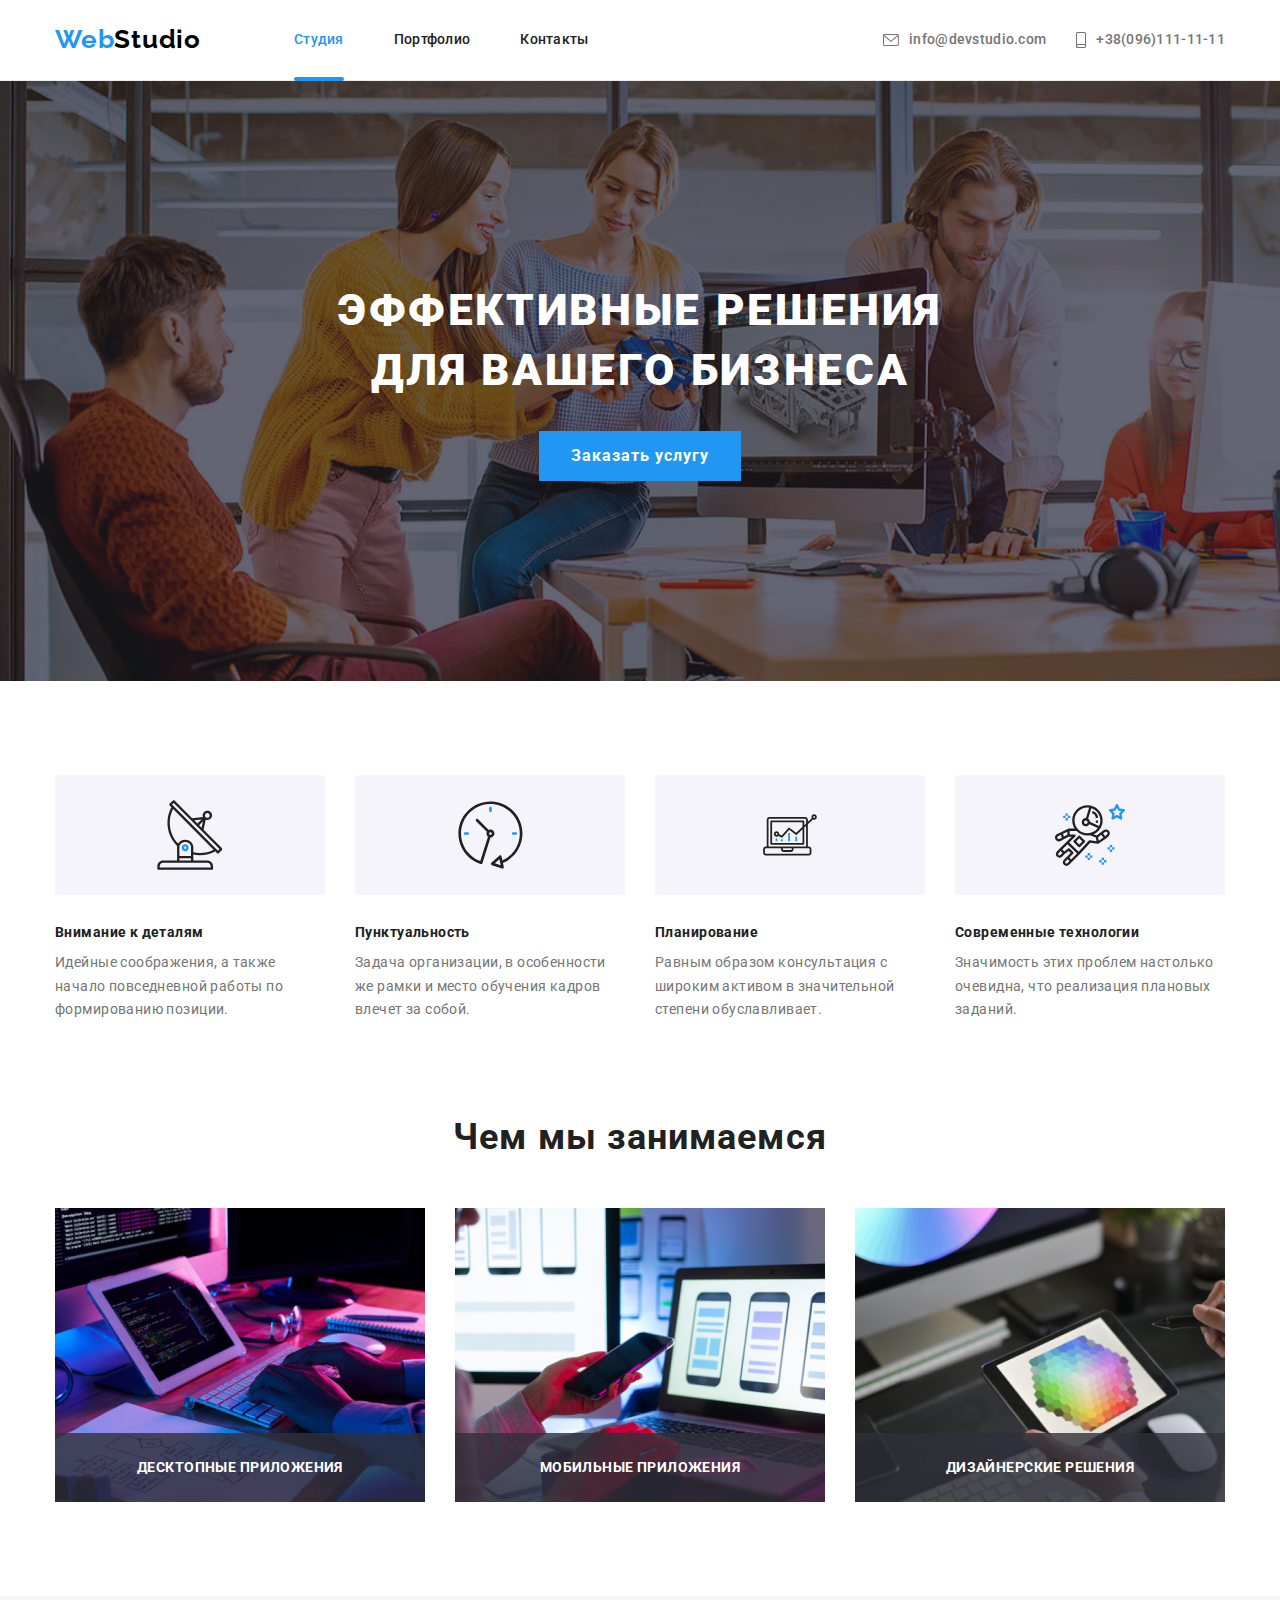
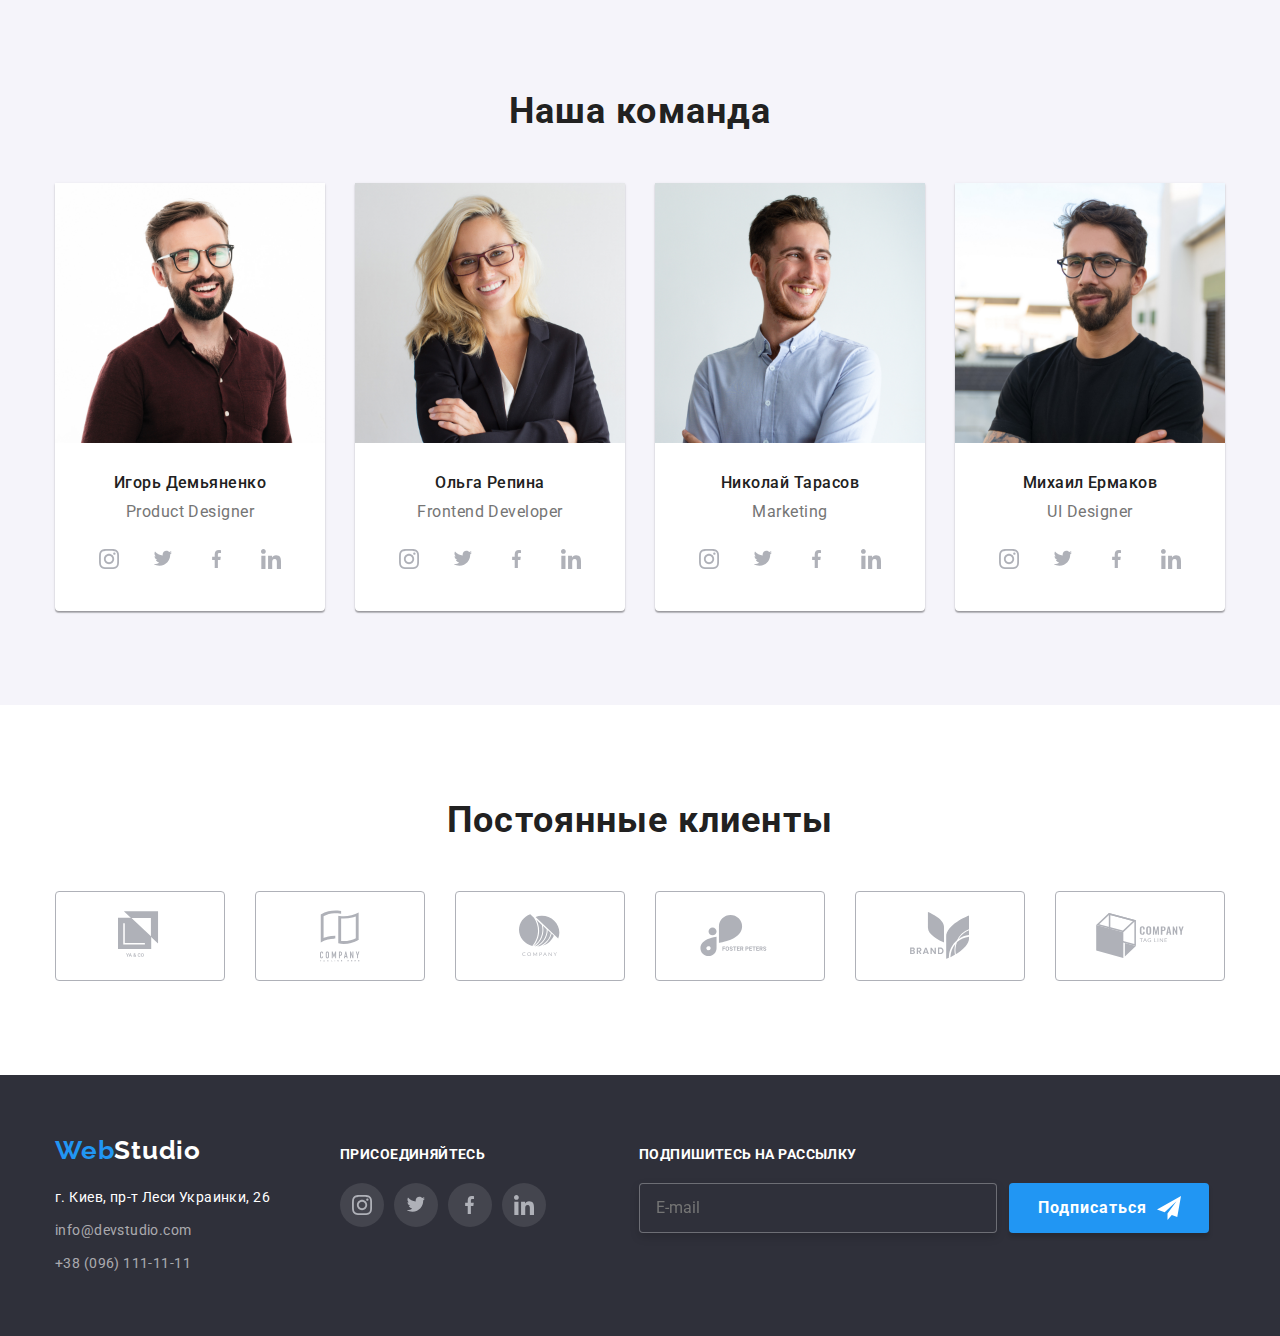
<file: index.html>
<!DOCTYPE html>
<html lang="ru">
  <head>
    <meta charset="UTF-8" />
    <meta name="viewport" content="width=device-width, initial-scale=1.0" />
    <title>Home_work</title>
    <link rel="stylesheet" href="./css/normalize.css" />
    <link rel="stylesheet" href="./css/styles.css" />
    <link
      rel="stylesheet"
      href="https://fonts.googleapis.com/css2?family=Raleway:wght@700&family=Roboto:wght@400;500;700;900&display=swap"
    />
  </head>
  <body>
    <header class="header">
      <div class="container header-flexbox">
        <nav class="header-menu">
          <a class="logo-header" href="./index.html">
            <span>Web</span>Studio
          </a>
          <ul class="navigation">
            <li class="navigation-item">
              <a class="navigation-link current" href="./index.html">Студия</a>
            </li>
            <li class="navigation-item">
              <a class="navigation-link" href="./portfolio.html">Портфолио</a>
            </li>
            <li class="navigation-item">
              <a class="navigation-link" href="">Контакты</a>
            </li>
          </ul>
        </nav>
        <ul class="contacts">
          <li class="contacts-item">
            <a href="mailto:info@devstudio.com" class="contacts-link"
              ><svg class="contacts-icon" width="16" height="12">
                <use
                  href="./images/icons/symbol-defs.svg#icon-envelope"
                ></use></svg
              >info@devstudio.com</a
            >
          </li>
          <li class="contacts-item">
            <a href="tel:+380961111111" class="contacts-link"
              ><svg class="contacts-icon" width="10" height="16">
                <use
                  href="./images/icons/symbol-defs.svg#icon-smartphone"
                ></use></svg
              >+38(096)111-11-11</a
            >
          </li>
        </ul>
      </div>
    </header>
    <main>
      <section class="title">
        <h1 class="main-title">Эффективные решения для вашего бизнеса</h1>
        <button class="title-button" data-modal-open>Заказать услугу</button>
      </section>
      <!-- Преимущества компании -->
      <section class="benefits-section">
        <div class="container">
          <ul class="benefits">
            <li class="benefits-item">
              <div class="benefits-icon">
                <svg width="65.32" height="70">
                  <use href="./images/icons/symbol-defs.svg#icon-antenna"></use>
                </svg>
              </div>
              <h3 class="benefits-title">Внимание к деталям</h3>
              <p class="benefits-text">
                Идейные соображения, а также начало повседневной работы по
                формированию позиции.
              </p>
            </li>
            <li class="benefits-item">
              <div class="benefits-icon">
                <svg width="66.96" height="70">
                  <use href="./images/icons/symbol-defs.svg#icon-clock"></use>
                </svg>
              </div>
              <h3 class="benefits-title">Пунктуальность</h3>
              <p class="benefits-text">
                Задача организации, в особенности же рамки и место обучения
                кадров влечет за собой.
              </p>
            </li>
            <li class="benefits-item">
              <div class="benefits-icon">
                <svg width="70" height="53.69">
                  <use href="./images/icons/symbol-defs.svg#icon-diagram"></use>
                </svg>
              </div>
              <h3 class="benefits-title">Планирование</h3>
              <p class="benefits-text">
                Равным образом консультация с широким активом в значительной
                степени обуславливает.
              </p>
            </li>
            <li class="benefits-item">
              <div class="benefits-icon">
                <svg width="70" height="70">
                  <use
                    href="./images/icons/symbol-defs.svg#icon-astronaut"
                  ></use>
                </svg>
              </div>
              <h3 class="benefits-title">Современные технологии</h3>
              <p class="benefits-text">
                Значимость этих проблем настолько очевидна, что реализация
                плановых заданий.
              </p>
            </li>
          </ul>
        </div>
      </section>
      <!-- Чем занимается компания -->
      <section class="section">
        <div class="container">
          <h2 class="section-article">Чем мы занимаемся</h2>
          <ul class="work-list">
            <li class="work-item">
              <img src="./images/img.jpg" width="370" alt="рабочее место" />
              <h3 class="work-item-title">Десктопные приложения</h3>
            </li>
            <li class="work-item">
              <img src="./images/img-(1).jpg" width="370" alt="смартфон" />
              <h3 class="work-item-title">Мобильные приложения</h3>
            </li>
            <li class="work-item">
              <img
                src="./images/img-(2).jpg"
                width="370"
                alt="дизайнерский макет"
              />
              <h3 class="work-item-title">Дизайнерские решения</h3>
            </li>
          </ul>
        </div>
      </section>
      <!-- Наша команда -->
      <section class="section team">
        <div class="container">
          <h2 class="section-article">Наша команда</h2>
          <ul class="team-list">
            <li class="team-item">
              <img
                class="team-img"
                width="270"
                src="./images/Igor.jpg"
                alt="Игорь Демьяненко"
              />
              <div class="team-content">
                <h3 class="team-title">Игорь Демьяненко</h3>
                <p lang="en" class="team-text">Product Designer</p>
                <ul class="social-list">
                  <li class="social-item">
                    <a href="https://www.instagram.com/" class="social-link"
                      ><svg class="social-icon" width="20" height="20">
                        <use
                          href="./images/icons/symbol-defs.svg#icon-instagram"
                        ></use></svg
                    ></a>
                  </li>
                  <li class="social-item">
                    <a href="https://twitter.com/?lang=ru" class="social-link"
                      ><svg class="social-icon" width="20" height="16.5">
                        <use
                          href="./images/icons/symbol-defs.svg#icon-twitter"
                        ></use></svg
                    ></a>
                  </li>
                  <li class="social-item">
                    <a href="https://www.facebook.com/" class="social-link"
                      ><svg class="social-icon" width="10" height="20">
                        <use
                          href="./images/icons/symbol-defs.svg#icon-facebook"
                        ></use></svg
                    ></a>
                  </li>
                  <li class="social-item">
                    <a href="https://www.linkedin.com/" class="social-link"
                      ><svg class="social-icon" width="20" height="20">
                        <use
                          href="./images/icons/symbol-defs.svg#icon-linkedin"
                        ></use></svg
                    ></a>
                  </li>
                </ul>
              </div>
            </li>
            <li class="team-item">
              <img
                class="team-img"
                width="270"
                src="./images/Olga.jpg"
                alt="Ольга Репина"
              />
              <div class="team-content">
                <h3 class="team-title">Ольга Репина</h3>
                <p lang="en" class="team-text">Frontend Developer</p>
                <ul class="social-list">
                  <li class="social-item">
                    <a href="https://www.instagram.com/" class="social-link"
                      ><svg class="social-icon" width="20" height="20">
                        <use
                          href="./images/icons/symbol-defs.svg#icon-instagram"
                        ></use></svg
                    ></a>
                  </li>
                  <li class="social-item">
                    <a href="https://twitter.com/?lang=ru" class="social-link"
                      ><svg class="social-icon" width="20" height="16.5">
                        <use
                          href="./images/icons/symbol-defs.svg#icon-twitter"
                        ></use></svg
                    ></a>
                  </li>
                  <li class="social-item">
                    <a href="https://www.facebook.com/" class="social-link"
                      ><svg class="social-icon" width="10" height="20">
                        <use
                          href="./images/icons/symbol-defs.svg#icon-facebook"
                        ></use></svg
                    ></a>
                  </li>
                  <li class="social-item">
                    <a href="https://www.linkedin.com/" class="social-link"
                      ><svg class="social-icon" width="20" height="20">
                        <use
                          href="./images/icons/symbol-defs.svg#icon-linkedin"
                        ></use></svg
                    ></a>
                  </li>
                </ul>
              </div>
            </li>
            <li class="team-item">
              <img
                class="team-img"
                width="270"
                src="./images/Nikolaj.jpg"
                alt="Николай Тарасов"
              />
              <div class="team-content">
                <h3 class="team-title">Николай Тарасов</h3>
                <p lang="en" class="team-text">Marketing</p>
                <ul class="social-list">
                  <li class="social-item">
                    <a href="https://www.instagram.com/" class="social-link"
                      ><svg class="social-icon" width="20" height="20">
                        <use
                          href="./images/icons/symbol-defs.svg#icon-instagram"
                        ></use></svg
                    ></a>
                  </li>
                  <li class="social-item">
                    <a href="https://twitter.com/?lang=ru" class="social-link"
                      ><svg class="social-icon" width="20" height="16.5">
                        <use
                          href="./images/icons/symbol-defs.svg#icon-twitter"
                        ></use></svg
                    ></a>
                  </li>
                  <li class="social-item">
                    <a href="https://www.facebook.com/" class="social-link"
                      ><svg class="social-icon" width="10" height="20">
                        <use
                          href="./images/icons/symbol-defs.svg#icon-facebook"
                        ></use></svg
                    ></a>
                  </li>
                  <li class="social-item">
                    <a href="https://www.linkedin.com/" class="social-link"
                      ><svg class="social-icon" width="20" height="20">
                        <use
                          href="./images/icons/symbol-defs.svg#icon-linkedin"
                        ></use></svg
                    ></a>
                  </li>
                </ul>
              </div>
            </li>
            <li class="team-item">
              <img
                class="team-img"
                width="270"
                src="./images/Mihail.jpg"
                alt="Михаил Ермаков"
              />
              <div class="team-content">
                <h3 class="team-title">Михаил Ермаков</h3>
                <p lang="en" class="team-text">UI Designer</p>
                <ul class="social-list">
                  <li class="social-item">
                    <a href="https://www.instagram.com/" class="social-link"
                      ><svg class="social-icon" width="20" height="20">
                        <use
                          href="./images/icons/symbol-defs.svg#icon-instagram"
                        ></use></svg
                    ></a>
                  </li>
                  <li class="social-item">
                    <a href="https://twitter.com/?lang=ru" class="social-link"
                      ><svg class="social-icon" width="20" height="16.5">
                        <use
                          href="./images/icons/symbol-defs.svg#icon-twitter"
                        ></use></svg
                    ></a>
                  </li>
                  <li class="social-item">
                    <a href="https://www.facebook.com/" class="social-link"
                      ><svg class="social-icon" width="10" height="20">
                        <use
                          href="./images/icons/symbol-defs.svg#icon-facebook"
                        ></use></svg
                    ></a>
                  </li>
                  <li class="social-item">
                    <a href="https://www.linkedin.com/" class="social-link"
                      ><svg class="social-icon" width="20" height="20">
                        <use
                          href="./images/icons/symbol-defs.svg#icon-linkedin"
                        ></use></svg
                    ></a>
                  </li>
                </ul>
              </div>
            </li>
          </ul>
        </div>
      </section>
      <section class="section">
        <div class="container">
          <h2 class="clients-title">Постоянные клиенты</h2>
          <ul class="clients-list">
            <li class="clients-item">
              <a href="" class="clients-link"
                ><svg class="clients-icon" width="44.27" height="49.23">
                  <use
                    href="./images/icons/symbol-defs.svg#icon-logo_1"
                  ></use></svg
              ></a>
            </li>
            <li class="clients-item">
              <a href="" class="clients-link"
                ><svg class="clients-icon" width="40" height="52">
                  <use
                    href="./images/icons/symbol-defs.svg#icon-logo_2"
                  ></use></svg
              ></a>
            </li>
            <li class="clients-item">
              <a href="" class="clients-link"
                ><svg class="clients-icon" width="41" height="42.6">
                  <use
                    href="./images/icons/symbol-defs.svg#icon-logo_3"
                  ></use></svg
              ></a>
            </li>
            <li class="clients-item">
              <a href="" class="clients-link"
                ><svg class="clients-icon" width="79.66" height="42.02">
                  <use
                    href="./images/icons/symbol-defs.svg#icon-logo_4"
                  ></use></svg
              ></a>
            </li>
            <li class="clients-item">
              <a href="" class="clients-link"
                ><svg class="clients-icon" width="59" height="47">
                  <use
                    href="./images/icons/symbol-defs.svg#icon-logo_5"
                  ></use></svg
              ></a>
            </li>
            <li class="clients-item">
              <a href="" class="clients-link"
                ><svg class="clients-icon" width="88.46" height="45.44">
                  <use
                    href="./images/icons/symbol-defs.svg#icon-logo_6"
                  ></use></svg
              ></a>
            </li>
          </ul>
        </div>
      </section>
    </main>
    <footer class="footer">
      <div class="container footer-container">
        <div>
          <a class="logo-footer" href="./index.html">
            <span>Web</span>Studio
          </a>
          <address class="address">
            <span class="address-text">г. Киев, пр-т Леси Украинки, 26</span>
            <a href="mailto:info@devstudio.com" class="footer-contact"
              >info@devstudio.com</a
            >
            <a href="tel:+380961111111" class="footer-contact"
              >+38 (096) 111-11-11</a
            >
          </address>
        </div>
        <div class="footer-social">
          <p class="footer-social-title">присоединяйтесь</p>
          <ul class="social-list">
            <li class="social-item">
              <a href="https://www.instagram.com/" class="social-link"
                ><svg class="social-icon" width="20" height="20">
                  <use
                    href="./images/icons/symbol-defs.svg#icon-instagram"
                  ></use></svg
              ></a>
            </li>
            <li class="social-item">
              <a href="https://twitter.com/?lang=ru" class="social-link"
                ><svg class="social-icon" width="20" height="16.5">
                  <use
                    href="./images/icons/symbol-defs.svg#icon-twitter"
                  ></use></svg
              ></a>
            </li>
            <li class="social-item">
              <a href="https://www.facebook.com/" class="social-link"
                ><svg class="social-icon" width="10" height="20">
                  <use
                    href="./images/icons/symbol-defs.svg#icon-facebook"
                  ></use></svg
              ></a>
            </li>
            <li class="social-item">
              <a href="https://www.linkedin.com/" class="social-link"
                ><svg class="social-icon" width="20" height="20">
                  <use
                    href="./images/icons/symbol-defs.svg#icon-linkedin"
                  ></use></svg
              ></a>
            </li>
          </ul>
        </div>
        <form class="subscribe-form" autocomplete="off">
          <div>
            <b class="subscribe-form-text"> Подпишитесь на рассылку</b>
            <input
              type="email"
              class="subscribe-input"
              name="mail"
              id="mail"
              placeholder="E-mail"
            />
          </div>
          <button type="submit" class="subscribe-button">
            <span class="subscribe-button-text">Подписаться</span>
            <svg
              width="24"
              height="24"
              fill="none"
              xmlns="http://www.w3.org/2000/svg"
            >
              <path
                d="M24 0L0 13.5l7.67 2.84L19.5 5.25l-8.998 12.14.007.002-.009-.002V24l4.301-5.018L20.251 21 24 0z"
                fill="#fff"
              />
            </svg>
          </button>
        </form>
      </div>
    </footer>
    <div class="backdrop is-hidden" data-modal>
      <div class="modal">
        <button class="modal-close-button" data-modal-close>
          <svg
            class="modal-close-button-icon"
            width="11"
            height="11"
            fill="none"
            xmlns="http://www.w3.org/2000/svg"
          >
            <path
              d="M11 1.108L9.892 0 5.5 4.392 1.108 0 0 1.108 4.392 5.5 0 9.892 1.108 11 5.5 6.608 9.892 11 11 9.892 6.608 5.5 11 1.108z"
            />
          </svg>
        </button>
        <form class="modal-form" autocomplete="off">
          <span class="modal-form-text"
            >Оставьте свои данные, мы вам перезвоним</span
          >

          <div class="modal-form-field">
            <label for="name" class="modal-form-label">Имя</label>
            <input type="text" class="modal-form-input" name="name" id="name" />
            <svg
              width="12"
              height="12"
              class="modal-form-icon name"
              xmlns="http://www.w3.org/2000/svg"
            >
              <path
                d="M6 6a3 3 0 100-6 3 3 0 100 6zm0 1.5c-2.002 0-6 1.005-6 3v.75c0 .412.338.75.75.75h10.5c.412 0 .75-.338.75-.75v-.75c0-1.995-3.998-3-6-3z"
              />
            </svg>
          </div>

          <div class="modal-form-field">
            <label for="telephone" class="modal-form-label">Телефон</label>
            <input
              type="tel"
              class="modal-form-input"
              name="telephone"
              id="telephone"
            />
            <svg
              class="modal-form-icon phone"
              width="14"
              height="14"
              xmlns="http://www.w3.org/2000/svg"
            >
              <path
                d="M11.996 9.123l-1.838-.21a1.44 1.44 0 00-1.187.412l-1.332 1.332a10.888 10.888 0 01-4.769-4.77L4.21 4.55a1.44 1.44 0 00.412-1.187l-.21-1.824a1.448 1.448 0 00-1.44-1.28H1.72C.902.257.222.937.272 1.754c.384 6.18 5.327 11.116 11.5 11.5.817.05 1.498-.63 1.498-1.448v-1.252a1.434 1.434 0 00-1.274-1.432z"
              />
            </svg>
          </div>

          <div class="modal-form-field">
            <label for="email" class="modal-form-label">Почта</label>
            <input
              type="email"
              class="modal-form-input"
              name="email"
              id="email"
            />
            <svg
              class="modal-form-icon letter"
              width="16"
              height="12"
              xmlns="http://www.w3.org/2000/svg"
            >
              <path
                d="M14 0H2C1.175 0 .507.675.507 1.5l-.007 9c0 .825.675 1.5 1.5 1.5h12c.825 0 1.5-.675 1.5-1.5v-9C15.5.675 14.825 0 14 0zm-.3 3.188L8.398 6.502a.759.759 0 01-.795 0L2.3 3.187a.637.637 0 11.675-1.08L8 5.25l5.025-3.143a.637.637 0 11.675 1.08z"
              />
            </svg>
          </div>

          <div class="comment">
            <label for="comment" class="modal-form-label">Комментарий</label>
            <textarea
              name="comment"
              id="comment"
              rows="5"
              placeholder="Введите текст"
              class="form-comment"
            ></textarea>
          </div>
          <div class="agreement-field">
            <label class="agreement-text">
              <input type="checkbox" class="agreement" />
              <span class="agreement-icon"></span>
              Соглашаюсь с рассылкой и принимаю
              <a href="">&nbsp;Условия договора</a>
            </label>
          </div>

          <button type="submit" class="submit">Отправить</button>
        </form>
      </div>
    </div>
    <script src="./js/modal.js"></script>
  </body>
</html>
</file>
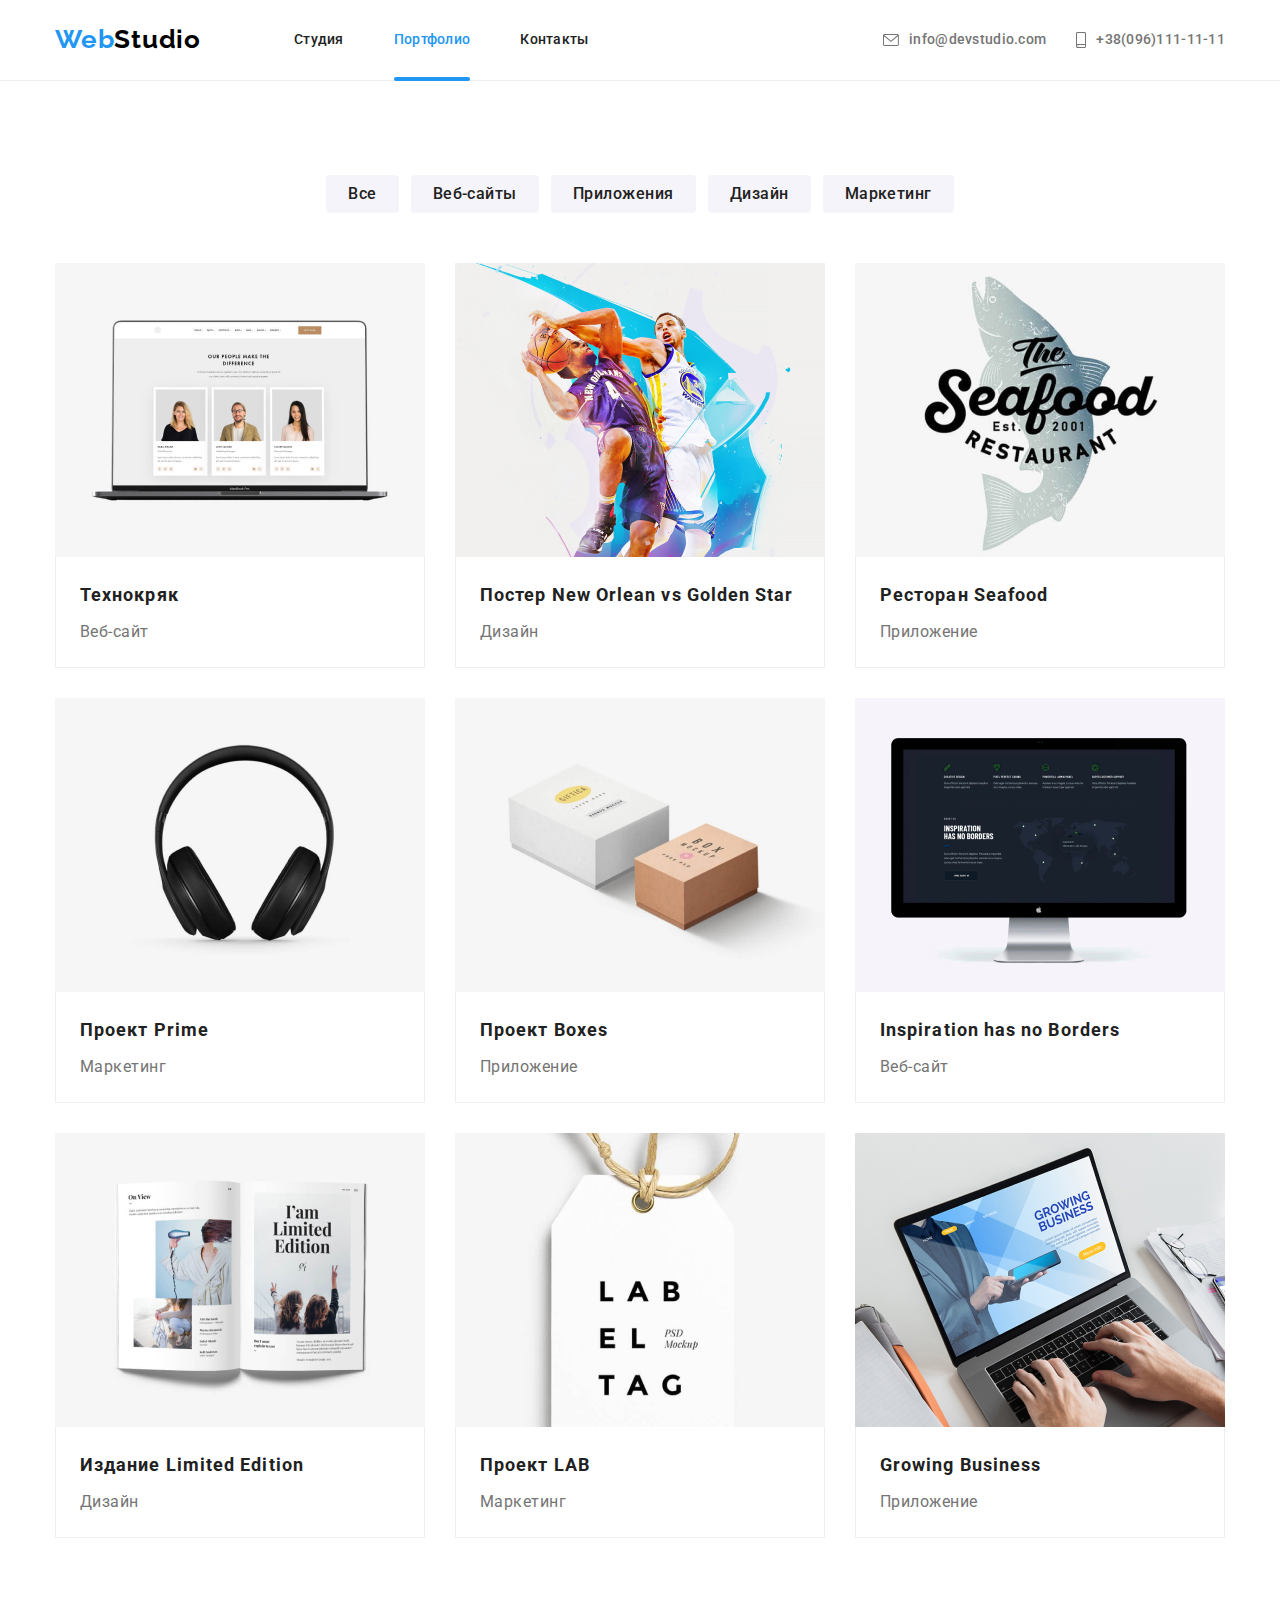
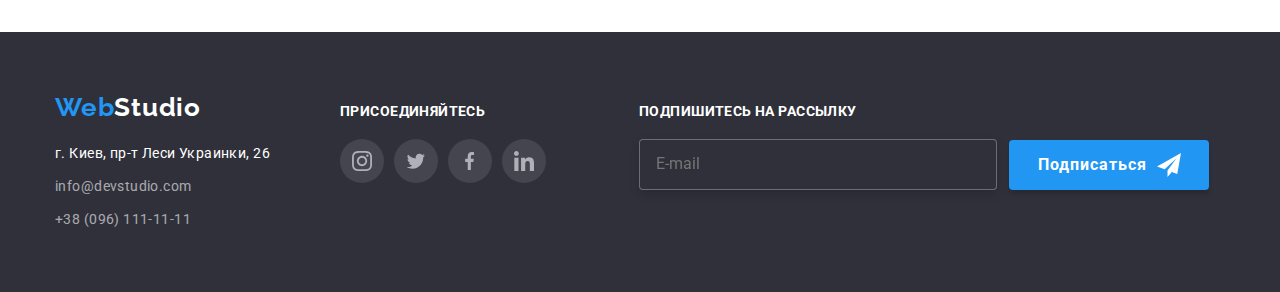
<file: portfolio.html>
<!DOCTYPE html>
<html lang="ru">
  <head>
    <meta charset="UTF-8" />
    <meta name="viewport" content="width=device-width, initial-scale=1.0" />
    <title>Home_work</title>
    <link rel="stylesheet" href="./css/normalize.css" />
    <link rel="stylesheet" href="./css/styles.css" />
    <link
      rel="stylesheet"
      href="https://fonts.googleapis.com/css2?family=Raleway:wght@700&family=Roboto:wght@400;500;700;900&display=swap"
    />
  </head>
  <body>
    <header class="header">
      <div class="container header-flexbox">
        <nav class="header-menu">
          <a class="logo-header" href="./index.html">
            <span>Web</span>Studio
          </a>
          <ul class="navigation">
            <li class="navigation-item">
              <a class="navigation-link" href="./index.html">Студия</a>
            </li>
            <li class="navigation-item">
              <a class="navigation-link current" href="./portfolio.html"
                >Портфолио</a
              >
            </li>
            <li class="navigation-item">
              <a class="navigation-link" href="">Контакты</a>
            </li>
          </ul>
        </nav>
        <ul class="contacts">
          <li class="contacts-item">
            <a href="mailto:info@devstudio.com" class="contacts-link"
              ><svg class="contacts-icon" width="16" height="12">
                <use
                  href="./images/icons/symbol-defs.svg#icon-envelope"
                ></use></svg
              >info@devstudio.com</a
            >
          </li>
          <li class="contacts-item">
            <a href="tel:+380961111111" class="contacts-link"
              ><svg class="contacts-icon" width="10" height="16">
                <use
                  href="./images/icons/symbol-defs.svg#icon-smartphone"
                ></use></svg
              >+38(096)111-11-11</a
            >
          </li>
        </ul>
      </div>
    </header>
    <main>
      <div class="section">
        <div class="container">
          <ul class="portfolio-menu">
            <li class="portfolio-menu-item">
              <button type="button" class="portfolio-button">Все</button>
            </li>
            <li class="portfolio-menu-item">
              <button type="button" class="portfolio-button">Веб-сайты</button>
            </li>
            <li class="portfolio-menu-item">
              <button type="button" class="portfolio-button">Приложения</button>
            </li>
            <li class="portfolio-menu-item">
              <button type="button" class="portfolio-button">Дизайн</button>
            </li>
            <li class="portfolio-menu-item">
              <button type="button" class="portfolio-button">Маркетинг</button>
            </li>
          </ul>
          <ul class="portfolio">
            <li class="portfolio-item">
              <a href="" class="portfolio-link">
                <div class="overlay">
                  <img
                    class="portfolio-img"
                    src="./images/tehnokrjak.jpg"
                    width="370"
                    alt="Веб-сайт"
                  />
                  <p class="portfolio-sub-text">
                    Технокряк это современная площадка распространения
                    коронавируса. Компании используют эту платформу для
                    цифрового шпионажа и атак на защищённые сервера конкурентов.
                  </p>
                </div>
                <div class="portfolio-item-text">
                  <h3 class="portfolio-title">Технокряк</h3>
                  <p class="portfolio-text">Веб-сайт</p>
                </div>
              </a>
            </li>
            <li class="portfolio-item">
              <a href="" class="portfolio-link">
                <div class="overlay">
                  <img
                    class="portfolio-img"
                    src="./images/orleanvsstar.jpg"
                    width="370"
                    alt="Постер New Orlean vs Golden Star"
                  />
                  <p class="portfolio-sub-text">
                    Технокряк это современная площадка распространения
                    коронавируса. Компании используют эту платформу для
                    цифрового шпионажа и атак на защищённые сервера конкурентов.
                  </p>
                </div>
                <div class="portfolio-item-text">
                  <h3 class="portfolio-title">
                    Постер New Orlean vs Golden Star
                  </h3>
                  <p class="portfolio-text">Дизайн</p>
                </div></a
              >
            </li>
            <li class="portfolio-item">
              <a href="" class="portfolio-link">
                <div class="overlay">
                  <img
                    class="portfolio-img"
                    src="./images/seafood.jpg"
                    width="370"
                    alt="Ресторан Seafood"
                  />
                  <p class="portfolio-sub-text">
                    Технокряк это современная площадка распространения
                    коронавируса. Компании используют эту платформу для
                    цифрового шпионажа и атак на защищённые сервера конкурентов.
                  </p>
                </div>
                <div class="portfolio-item-text">
                  <h3 class="portfolio-title">Ресторан Seafood</h3>
                  <p class="portfolio-text">Приложение</p>
                </div></a
              >
            </li>
            <li class="portfolio-item">
              <a href="" class="portfolio-link">
                <div class="overlay">
                  <img
                    class="portfolio-img"
                    src="./images/prime.jpg"
                    width="370"
                    alt="Проект Prime"
                  />
                  <p class="portfolio-sub-text">
                    Технокряк это современная площадка распространения
                    коронавируса. Компании используют эту платформу для
                    цифрового шпионажа и атак на защищённые сервера конкурентов.
                  </p>
                </div>
                <div class="portfolio-item-text">
                  <h3 class="portfolio-title">Проект Prime</h3>
                  <p class="portfolio-text">Маркетинг</p>
                </div></a
              >
            </li>
            <li class="portfolio-item">
              <a href="" class="portfolio-link">
                <div class="overlay">
                  <img
                    class="portfolio-img"
                    src="./images/boxes.jpg"
                    width="370"
                    alt="Проект Boxes"
                  />
                  <p class="portfolio-sub-text">
                    Технокряк это современная площадка распространения
                    коронавируса. Компании используют эту платформу для
                    цифрового шпионажа и атак на защищённые сервера конкурентов.
                  </p>
                </div>
                <div class="portfolio-item-text">
                  <h3 class="portfolio-title">Проект Boxes</h3>
                  <p class="portfolio-text">Приложение</p>
                </div></a
              >
            </li>
            <li class="portfolio-item">
              <a href="" class="portfolio-link">
                <div class="overlay">
                  <img
                    class="portfolio-img"
                    src="./images/inspiration.jpg"
                    width="370"
                    alt="Inspiration has no Borders"
                  />
                  <p class="portfolio-sub-text">
                    Технокряк это современная площадка распространения
                    коронавируса. Компании используют эту платформу для
                    цифрового шпионажа и атак на защищённые сервера конкурентов.
                  </p>
                </div>
                <div class="portfolio-item-text">
                  <h3 class="portfolio-title">Inspiration has no Borders</h3>
                  <p class="portfolio-text">Веб-сайт</p>
                </div></a
              >
            </li>
            <li class="portfolio-item">
              <a href="" class="portfolio-link">
                <div class="overlay">
                  <img
                    class="portfolio-img"
                    src="./images/limited_edition.jpg"
                    width="370"
                    alt="Издание Limited Edition"
                  />
                  <p class="portfolio-sub-text">
                    Технокряк это современная площадка распространения
                    коронавируса. Компании используют эту платформу для
                    цифрового шпионажа и атак на защищённые сервера конкурентов.
                  </p>
                </div>
                <div class="portfolio-item-text">
                  <h3 class="portfolio-title">Издание Limited Edition</h3>
                  <p class="portfolio-text">Дизайн</p>
                </div></a
              >
            </li>
            <li class="portfolio-item">
              <a href="" class="portfolio-link">
                <div class="overlay">
                  <img
                    class="portfolio-img"
                    src="./images/lab.jpg"
                    width="370"
                    alt="Проект LAB"
                  />
                  <p class="portfolio-sub-text">
                    Технокряк это современная площадка распространения
                    коронавируса. Компании используют эту платформу для
                    цифрового шпионажа и атак на защищённые сервера конкурентов.
                  </p>
                </div>
                <div class="portfolio-item-text">
                  <h3 class="portfolio-title">Проект LAB</h3>
                  <p class="portfolio-text">Маркетинг</p>
                </div></a
              >
            </li>
            <li class="portfolio-item">
              <a href="" class="portfolio-link">
                <div class="overlay">
                  <img
                    class="portfolio-img"
                    src="./images/growing_business.jpg"
                    width="370"
                    alt="Growing Business"
                  />
                  <p class="portfolio-sub-text">
                    Технокряк это современная площадка распространения
                    коронавируса. Компании используют эту платформу для
                    цифрового шпионажа и атак на защищённые сервера конкурентов.
                  </p>
                </div>
                <div class="portfolio-item-text">
                  <h3 class="portfolio-title">Growing Business</h3>
                  <p class="portfolio-text">Приложение</p>
                </div></a
              >
            </li>
          </ul>
        </div>
      </div>
    </main>
    <footer class="footer">
      <div class="container footer-container">
        <div>
          <a class="logo-footer" href="./index.html">
            <span>Web</span>Studio
          </a>
          <address class="address">
            <span class="address-text">г. Киев, пр-т Леси Украинки, 26</span>
            <a href="mailto:info@devstudio.com" class="footer-contact"
              >info@devstudio.com</a
            >
            <a href="tel:+380961111111" class="footer-contact"
              >+38 (096) 111-11-11</a
            >
          </address>
        </div>
        <div class="footer-social">
          <p class="footer-social-title">присоединяйтесь</p>
          <ul class="social-list">
            <li class="social-item">
              <a href="https://www.instagram.com/" class="social-link"
                ><svg class="social-icon" width="20" height="20">
                  <use
                    href="./images/icons/symbol-defs.svg#icon-instagram"
                  ></use></svg
              ></a>
            </li>
            <li class="social-item">
              <a href="https://twitter.com/?lang=ru" class="social-link"
                ><svg class="social-icon" width="20" height="16.5">
                  <use
                    href="./images/icons/symbol-defs.svg#icon-twitter"
                  ></use></svg
              ></a>
            </li>
            <li class="social-item">
              <a href="https://www.facebook.com/" class="social-link"
                ><svg class="social-icon" width="10" height="20">
                  <use
                    href="./images/icons/symbol-defs.svg#icon-facebook"
                  ></use></svg
              ></a>
            </li>
            <li class="social-item">
              <a href="https://www.linkedin.com/" class="social-link"
                ><svg class="social-icon" width="20" height="20">
                  <use
                    href="./images/icons/symbol-defs.svg#icon-linkedin"
                  ></use></svg
              ></a>
            </li>
          </ul>
        </div>
        <form class="subscribe-form" autocomplete="off">
          <div>
            <b class="subscribe-form-text"> Подпишитесь на рассылку</b>
            <input
              type="email"
              class="subscribe-input"
              name="mail"
              id="mail"
              placeholder="E-mail"
            />
          </div>
          <button type="submit" class="subscribe-button">
            <span class="subscribe-button-text">Подписаться</span>
            <svg
              width="24"
              height="24"
              fill="none"
              xmlns="http://www.w3.org/2000/svg"
            >
              <path
                d="M24 0L0 13.5l7.67 2.84L19.5 5.25l-8.998 12.14.007.002-.009-.002V24l4.301-5.018L20.251 21 24 0z"
                fill="#fff"
              />
            </svg>
          </button>
        </form>
      </div>
    </footer>
  </body>
</html>
</file>
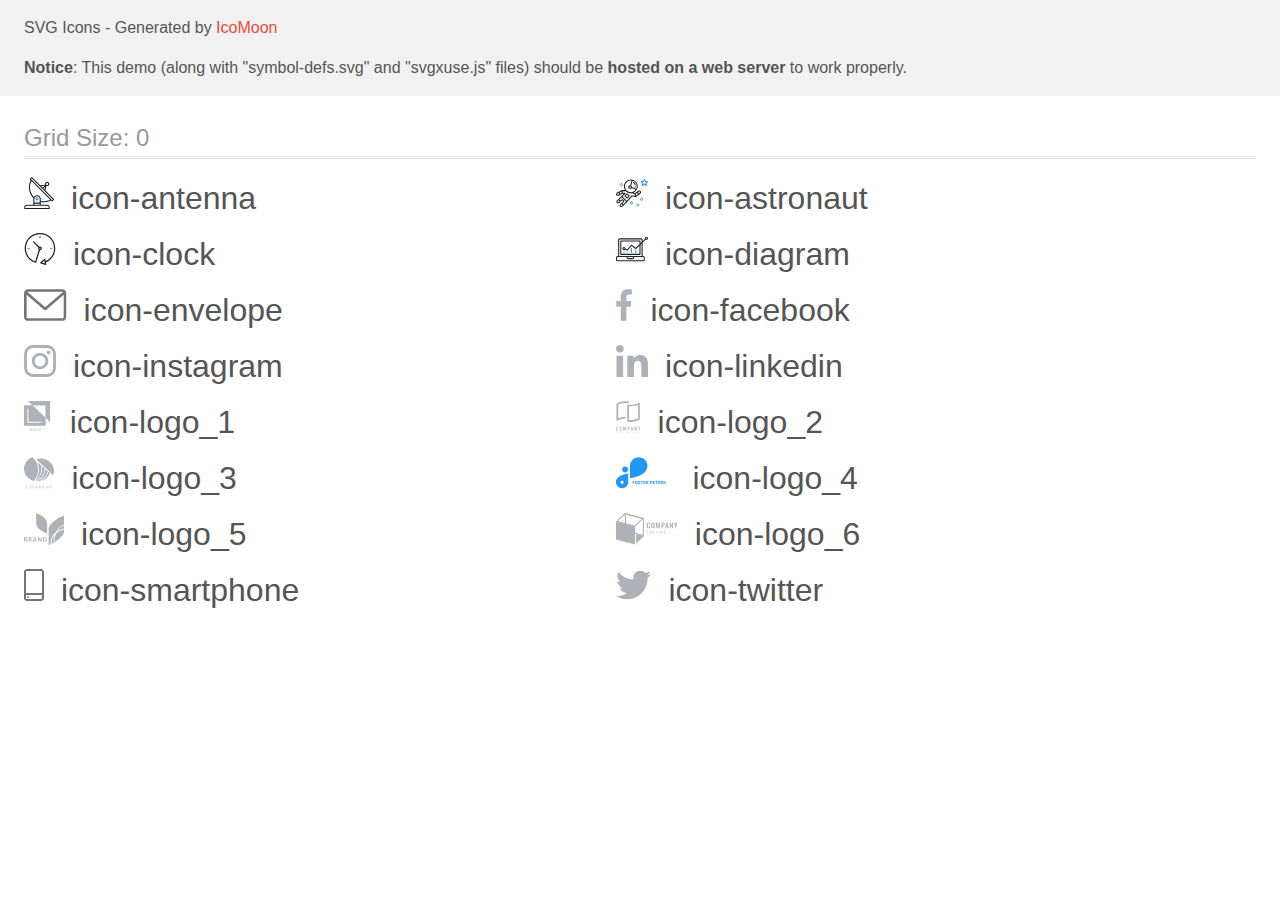
<file: images/icons/sprite/demo-external-svg.html>
<!doctype html>
<html>
<head>
    <title>IcoMoon - SVG Icons</title>
    <meta charset="utf-8">
    <meta name="viewport" content="width=device-width, initial-scale=1">
    <link rel="stylesheet" href="demo-files/demo.css">
    <link rel="stylesheet" href="style.css">
</head>
<body>
<header class="bgc1 clearfix">
<div class="mhl">
    <p>SVG Icons - Generated by <a href="https://icomoon.io/app">IcoMoon</a></p><p><strong>Notice</strong>: This demo (along with "symbol-defs.svg" and "svgxuse.js" files) should be <b>hosted on a web server</b> to work properly.</p>
</div>
</header>
    <div class="clearfix mhl ptl">
        <h1 class="mvm mtn fgc1">Grid Size: 0</h1>
        <div class="glyph fs1">
            <div class="clearfix pbs">
                <svg class="icon icon-antenna"><use xlink:href="symbol-defs.svg#icon-antenna"></use></svg><span class="name"> icon-antenna</span>
            </div>
        </div>
        <div class="glyph fs1">
            <div class="clearfix pbs">
                <svg class="icon icon-astronaut"><use xlink:href="symbol-defs.svg#icon-astronaut"></use></svg><span class="name"> icon-astronaut</span>
            </div>
        </div>
        <div class="glyph fs1">
            <div class="clearfix pbs">
                <svg class="icon icon-clock"><use xlink:href="symbol-defs.svg#icon-clock"></use></svg><span class="name"> icon-clock</span>
            </div>
        </div>
        <div class="glyph fs1">
            <div class="clearfix pbs">
                <svg class="icon icon-diagram"><use xlink:href="symbol-defs.svg#icon-diagram"></use></svg><span class="name"> icon-diagram</span>
            </div>
        </div>
        <div class="glyph fs1">
            <div class="clearfix pbs">
                <svg class="icon icon-envelope"><use xlink:href="symbol-defs.svg#icon-envelope"></use></svg><span class="name"> icon-envelope</span>
            </div>
        </div>
        <div class="glyph fs1">
            <div class="clearfix pbs">
                <svg class="icon icon-facebook"><use xlink:href="symbol-defs.svg#icon-facebook"></use></svg><span class="name"> icon-facebook</span>
            </div>
        </div>
        <div class="glyph fs1">
            <div class="clearfix pbs">
                <svg class="icon icon-instagram"><use xlink:href="symbol-defs.svg#icon-instagram"></use></svg><span class="name"> icon-instagram</span>
            </div>
        </div>
        <div class="glyph fs1">
            <div class="clearfix pbs">
                <svg class="icon icon-linkedin"><use xlink:href="symbol-defs.svg#icon-linkedin"></use></svg><span class="name"> icon-linkedin</span>
            </div>
        </div>
        <div class="glyph fs1">
            <div class="clearfix pbs">
                <svg class="icon icon-logo_1"><use xlink:href="symbol-defs.svg#icon-logo_1"></use></svg><span class="name"> icon-logo_1</span>
            </div>
        </div>
        <div class="glyph fs1">
            <div class="clearfix pbs">
                <svg class="icon icon-logo_2"><use xlink:href="symbol-defs.svg#icon-logo_2"></use></svg><span class="name"> icon-logo_2</span>
            </div>
        </div>
        <div class="glyph fs1">
            <div class="clearfix pbs">
                <svg class="icon icon-logo_3"><use xlink:href="symbol-defs.svg#icon-logo_3"></use></svg><span class="name"> icon-logo_3</span>
            </div>
        </div>
        <div class="glyph fs1">
            <div class="clearfix pbs">
                <svg class="icon icon-logo_4"><use xlink:href="symbol-defs.svg#icon-logo_4"></use></svg><span class="name"> icon-logo_4</span>
            </div>
        </div>
        <div class="glyph fs1">
            <div class="clearfix pbs">
                <svg class="icon icon-logo_5"><use xlink:href="symbol-defs.svg#icon-logo_5"></use></svg><span class="name"> icon-logo_5</span>
            </div>
        </div>
        <div class="glyph fs1">
            <div class="clearfix pbs">
                <svg class="icon icon-logo_6"><use xlink:href="symbol-defs.svg#icon-logo_6"></use></svg><span class="name"> icon-logo_6</span>
            </div>
        </div>
        <div class="glyph fs1">
            <div class="clearfix pbs">
                <svg class="icon icon-smartphone"><use xlink:href="symbol-defs.svg#icon-smartphone"></use></svg><span class="name"> icon-smartphone</span>
            </div>
        </div>
        <div class="glyph fs1">
            <div class="clearfix pbs">
                <svg class="icon icon-twitter"><use xlink:href="symbol-defs.svg#icon-twitter"></use></svg><span class="name"> icon-twitter</span>
            </div>
        </div>
  </div>
<script defer src="svgxuse.js"></script>
</body>
</html>
</file>
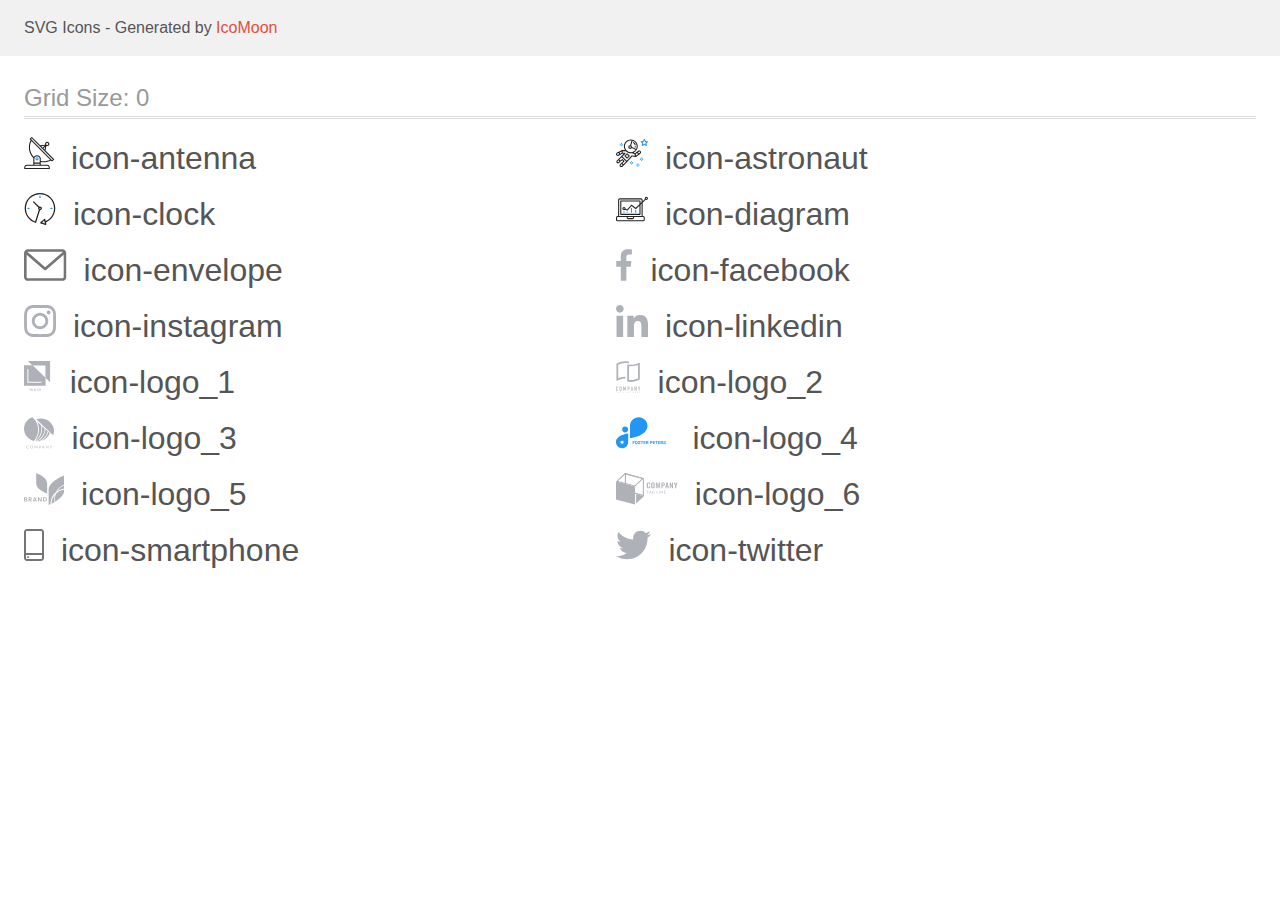
<file: images/icons/sprite/demo.html>
<!doctype html>
<html>
<head>
    <title>IcoMoon - SVG Icons</title>
    <meta charset="utf-8">
    <meta name="viewport" content="width=device-width, initial-scale=1">
    <link rel="stylesheet" href="demo-files/demo.css">
    <link rel="stylesheet" href="style.css">
</head>
<body>
<svg aria-hidden="true" style="position: absolute; width: 0; height: 0; overflow: hidden;" version="1.1" xmlns="http://www.w3.org/2000/svg" xmlns:xlink="http://www.w3.org/1999/xlink">
<defs>
<symbol id="icon-antenna" viewBox="0 0 30 32">
<path fill="#212121" style="fill: var(--color1, #212121)" d="M29.859 22.098l-8.443-8.505 0.937-4.616c0.225 0.090 0.485 0.144 0.758 0.146h0.007c0.008 0 0.017 0 0.026 0 1.192 0 2.159-0.967 2.159-2.159s-0.967-2.159-2.159-2.159c-1.192 0-2.159 0.967-2.159 2.159 0 0.259 0.046 0.508 0.13 0.739l-0.005-0.015-4.96 0.606-8.091-8.133c-0.096-0.098-0.229-0.159-0.376-0.16h-0c-0.14 0.001-0.274 0.057-0.373 0.155l-1.512 1.504c-0.096 0.097-0.156 0.23-0.156 0.377s0.060 0.281 0.156 0.377v0l0.814 0.825c-1.143 2.062-1.816 4.522-1.816 7.139 0 4.106 1.656 7.824 4.336 10.525l-0.001-0.001c0.043 0.041 0.092 0.074 0.146 0.097-0.032 0.164-0.051 0.353-0.052 0.546v6.188h-6.4c-1.472 0.001-2.666 1.194-2.667 2.666v1.067c0 0.295 0.239 0.534 0.534 0.534h24.534c0.294 0 0.533-0.239 0.533-0.534v-1.067c-0.002-1.472-1.195-2.665-2.666-2.666h-6.4v-2.742c0.915 0.201 1.968 0.317 3.047 0.32h0.002c2.58-0.003 5.005-0.663 7.117-1.822l-0.077 0.039 0.818 0.823c0.099 0.101 0.235 0.159 0.376 0.16 0.14-0.001 0.274-0.057 0.373-0.155l1.512-1.504c0.096-0.097 0.156-0.23 0.156-0.377s-0.060-0.281-0.156-0.377v0zM22.366 6.233c0.193-0.192 0.459-0.31 0.752-0.31 0.589 0 1.067 0.478 1.067 1.066s-0.477 1.066-1.067 1.066c-0 0-0 0-0.001 0h-0.003c-0.587-0.003-1.061-0.479-1.061-1.066 0-0.295 0.12-0.563 0.314-0.756l0-0h-0.002zM21.11 9.737l-0.598 2.946-1.175-1.183 1.774-1.763zM20.504 8.835l-1.92 1.909-1.486-1.493 3.406-0.416zM23.090 28.8c0.884 0 1.6 0.716 1.6 1.6v0 0.534h-23.466v-0.534c0-0.884 0.716-1.6 1.6-1.6v0h20.267zM15.623 26.666v1.067h-5.334v-1.067h5.334zM10.29 25.6v-4.053c0-1.294 1.196-2.346 2.666-2.346s2.667 1.053 2.667 2.346v4.053h-5.333zM16.69 23.904v-2.357c0-1.882-1.675-3.413-3.733-3.413-0.017-0-0.038-0-0.058-0-1.353 0-2.54 0.707-3.213 1.771l-0.009 0.016c-2.36-2.482-3.812-5.846-3.812-9.55 0-2.314 0.567-4.496 1.569-6.414l-0.036 0.077 18.602 18.709c-1.823 0.947-3.979 1.502-6.266 1.502-1.079 0-2.128-0.124-3.136-0.357l0.093 0.018zM27.979 23.22l-21.057-21.181 0.754-0.752 7.935 7.98c0.004 0 0.006 0.007 0.009 0.010l13.115 13.191-0.757 0.752z"></path>
<path fill="#2196f3" style="fill: var(--color2, #2196f3)" d="M12.961 20.267h-0.005c-0.001 0-0.002 0-0.002 0-0.884 0-1.6 0.716-1.6 1.6s0.715 1.599 1.597 1.6h0.005c0.001 0 0.001 0 0.002 0 0.884 0 1.6-0.716 1.6-1.6s-0.715-1.599-1.598-1.6h-0zM13.334 22.245c-0.096 0.096-0.229 0.155-0.376 0.155-0.295 0-0.534-0.239-0.534-0.534s0.238-0.533 0.532-0.533h0c0.293 0.002 0.53 0.24 0.53 0.533 0 0.148-0.060 0.281-0.157 0.378v0h0.005z"></path>
</symbol>
<symbol id="icon-astronaut" viewBox="0 0 32 32">
<path fill="#2196f3" style="fill: var(--color2, #2196f3)" d="M31.974 4.524c-0.064-0.191-0.227-0.332-0.427-0.362l-0.003-0-1.911-0.278-0.855-1.731c-0.179-0.365-0.777-0.365-0.956 0l-0.855 1.731-1.911 0.278c-0.26 0.039-0.457 0.26-0.457 0.528 0 0.15 0.062 0.285 0.161 0.382l1.383 1.348-0.326 1.903c-0.034 0.2 0.048 0.402 0.212 0.522 0.166 0.12 0.383 0.135 0.562 0.040l1.709-0.899 1.709 0.899c0.072 0.038 0.157 0.061 0.247 0.061 0.295 0 0.534-0.239 0.534-0.534 0-0.031-0.003-0.062-0.008-0.092l0 0.003-0.326-1.903 1.383-1.348c0.099-0.097 0.161-0.233 0.161-0.382 0-0.059-0.009-0.115-0.027-0.168l0.001 0.004zM29.511 5.851c-0.126 0.122-0.183 0.299-0.153 0.472l0.191 1.114-1-0.526c-0.072-0.039-0.158-0.062-0.249-0.062s-0.177 0.023-0.252 0.063l0.003-0.001-1 0.526 0.191-1.114c0.005-0.027 0.008-0.059 0.008-0.091 0-0.149-0.061-0.285-0.16-0.381l-0-0-0.811-0.789 1.119-0.163c0.174-0.025 0.324-0.134 0.402-0.292l0.5-1.013 0.5 1.013c0.078 0.158 0.228 0.267 0.402 0.292l1.119 0.162-0.809 0.79zM26.134 20.522h-1.067v1.067h1.067v-1.067zM26.134 22.656h-1.067v1.066h1.067v-1.066zM27.2 21.589h-1.067v1.067h1.067v-1.067zM25.067 21.589h-1.067v1.067h1.067v-1.067zM22.4 26.389h-1.067v1.067h1.067v-1.067zM22.4 28.523h-1.067v1.067h1.067v-1.067zM23.467 27.456h-1.067v1.067h1.067v-1.067zM21.334 27.456h-1.067v1.067h1.067v-1.067zM16 24.256h-1.066v1.067h1.066v-1.067zM16 26.389h-1.066v1.067h1.066v-1.067zM17.067 25.322h-1.067v1.067h1.067v-1.067zM14.934 25.322h-1.067v1.067h1.067v-1.067zM5.867 6.122h-1.066v1.066h1.066v-1.066zM5.867 8.256h-1.066v1.066h1.066v-1.066zM6.933 7.189h-1.067v1.067h1.066v-1.067zM4.8 7.189h-1.067v1.067h1.067v-1.067z"></path>
<path fill="#212121" style="fill: var(--color1, #212121)" d="M24.715 14.16c-0.28-0.376-0.698-0.636-1.179-0.703l-0.009-0.001c-0.076-0.012-0.164-0.018-0.254-0.018-0.411 0-0.789 0.139-1.090 0.373l0.004-0.003-1.253 0.96-1.898 1.417-1.358-0.541c2.421-1.086 4.113-3.508 4.113-6.32 0-3.823-3.122-6.934-6.961-6.934s-6.961 3.11-6.961 6.934c0 1.386 0.415 2.674 1.12 3.759l-2.768-0.024c-0.009 0-0.016 0.005-0.023 0.005-0.057 0.003-0.11 0.014-0.159 0.033l0.004-0.001c-0.013 0.005-0.026 0.007-0.038 0.013-0.006 0.003-0.013 0.003-0.019 0.006l-3.233 1.596c-0 0-0.001 0-0.001 0.001l-1.893 0.91c-0.024 0.011-0.045 0.023-0.064 0.036l0.001-0.001c-0.482 0.324-0.795 0.867-0.795 1.483 0 0.297 0.073 0.577 0.201 0.823l-0.005-0.010c0.22 0.424 0.592 0.742 1.043 0.885l0.013 0.003c0.161 0.053 0.345 0.083 0.537 0.083 0.308 0 0.598-0.078 0.851-0.216l-0.009 0.005 1.388-0.738 2.264-1.169 1.357-0.008-5.442 5.415c0 0.001-0.001 0.001-0.001 0.001l-1.339 1.333c-0.303 0.299-0.491 0.714-0.491 1.173 0 0.002 0 0.003 0 0.005v-0c0.002 0.919 0.748 1.664 1.667 1.664 0.001 0 0.002 0 0.002 0h-0c0.428 0 0.854-0.162 1.18-0.485l1.314-1.309 1.741-1.3 0.901 0.897-3.102 3.088c-0.303 0.299-0.491 0.715-0.491 1.174 0 0.001 0 0.003 0 0.004v-0c0 0.445 0.174 0.864 0.49 1.179 0.302 0.3 0.717 0.485 1.176 0.485 0.001 0 0.002 0 0.003 0h-0c0.427 0 0.855-0.162 1.18-0.485l4.488-4.472c0.007-0.006 0.016-0.009 0.022-0.016l5.166-5.658 3.471 0.494c0.025 0.004 0.050 0.006 0.075 0.006 0.064 0 0.127-0.016 0.187-0.038 0.017-0.006 0.032-0.015 0.049-0.023 0.019-0.010 0.039-0.015 0.058-0.027l3.213-2.133c0.012-0.008 0.018-0.021 0.029-0.030 0.013-0.010 0.029-0.014 0.041-0.026l1.271-1.191c0.348-0.326 0.564-0.787 0.564-1.3 0-0.4-0.132-0.769-0.355-1.066l0.003 0.005zM2.13 17.77c-0.098 0.054-0.215 0.086-0.34 0.086-0.078 0-0.153-0.013-0.224-0.036l0.005 0.001c-0.294-0.093-0.504-0.364-0.504-0.683 0-0.236 0.114-0.445 0.29-0.575l0.002-0.001 1.314-0.632 0.316 0.924 0.133 0.389-0.992 0.527zM5.627 15.942l-1.548 0.8-0.255-0.746-0.184-0.537 2.027-1.001-0.040 1.484zM20.727 9.322c0 0.918-0.219 1.785-0.599 2.56l-4.181-1.899c-0.044-0.575-0.342-1.072-0.782-1.384l-0.006-0.004 1.464-4.86c2.377 0.756 4.104 2.974 4.104 5.588zM8.938 9.322c0-3.235 2.644-5.867 5.894-5.867 0.253 0 0.5 0.022 0.745 0.053l-1.432 4.753c-0.019 0-0.037-0.006-0.057-0.006-0 0-0.001 0-0.001 0-1.032 0-1.869 0.835-1.872 1.867v0c0.003 1.031 0.84 1.867 1.872 1.867 0 0 0 0 0.001 0h-0c0.695 0 1.295-0.383 1.618-0.944l3.863 1.755c-1.075 1.446-2.795 2.389-4.737 2.389-3.25 0-5.894-2.632-5.894-5.867zM14.895 10.122c0 0.441-0.362 0.8-0.806 0.8-0 0-0.001 0-0.001 0-0.443 0-0.802-0.358-0.804-0.8v-0c0-0.441 0.361-0.8 0.806-0.8s0.806 0.359 0.806 0.8zM2.464 25.146c-0.11 0.109-0.261 0.176-0.428 0.176s-0.317-0.067-0.427-0.175l0 0c-0.109-0.108-0.176-0.257-0.176-0.422s0.067-0.314 0.176-0.422l0-0 0.962-0.959 0.852 0.848-0.959 0.955zM5.678 28.88c-0.11 0.109-0.261 0.176-0.428 0.176s-0.317-0.067-0.427-0.175l0 0c-0.109-0.108-0.176-0.257-0.176-0.422s0.067-0.314 0.176-0.422l0-0 0.963-0.959 0.852 0.848-0.96 0.955zM9.16 25.411l-0.001 0.001-1.765 1.76-0.852-0.848 1.765-1.757c0.040-0.040 0.065-0.088 0.090-0.136 0.007-0.014 0.020-0.026 0.026-0.040 0.016-0.041 0.019-0.085 0.026-0.128 0.003-0.025 0.014-0.048 0.014-0.073 0-0.035-0.013-0.070-0.020-0.105-0.006-0.032-0.006-0.064-0.019-0.096-0.025-0.053-0.055-0.098-0.092-0.138l0 0c-0.010-0.012-0.014-0.027-0.025-0.038h-0.001s0-0.001-0.001-0.002l-1.607-1.6c-0.017-0.017-0.039-0.024-0.058-0.038-0.025-0.021-0.054-0.040-0.084-0.057l-0.003-0.001c-0.026-0.013-0.058-0.023-0.090-0.031l-0.003-0.001c-0.030-0.009-0.065-0.017-0.101-0.020l-0.002-0c-0.007-0-0.015-0.001-0.023-0.001-0.026 0-0.051 0.002-0.075 0.005l0.003-0c-0.036 0.005-0.069 0.009-0.104 0.021-0.036 0.013-0.067 0.028-0.096 0.046l0.002-0.001c-0.020 0.011-0.043 0.015-0.061 0.029l-1.774 1.324-0.901-0.897 2.399-2.386 4.36 4.289-0.928 0.919zM15.979 18.394c-0.016-0.002-0.030 0.004-0.046 0.003-0.008-0-0.017-0.001-0.027-0.001-0.031 0-0.062 0.003-0.092 0.008l0.003-0c-0.070 0.011-0.132 0.035-0.187 0.070l0.002-0.001c-0.031 0.019-0.058 0.039-0.083 0.062l0-0c-0.013 0.011-0.028 0.016-0.040 0.029l-4.698 5.146-4.328-4.256 2.833-2.818c0.096-0.097 0.156-0.23 0.156-0.377 0-0.295-0.239-0.534-0.534-0.534-0.001 0-0.001 0-0.002 0h0l-2.219 0.013 0.028-1.607 3.104 0.027c1.264 1.297 3.027 2.101 4.978 2.101 0.001 0 0.002 0 0.003 0h-0c0.438 0 0.864-0.046 1.28-0.122 0.040 0.032 0.080 0.064 0.129 0.085l2.41 0.96 0.152 0.759 0.178 0.885-3.003-0.427zM20.020 18.572l-0.313-1.558 1.446-1.080 0.946 1.257-2.080 1.381zM23.773 15.741l-0.837 0.785-0.931-1.237 0.831-0.637c0.155-0.119 0.351-0.168 0.543-0.143 0.193 0.027 0.364 0.128 0.48 0.284 0.088 0.117 0.141 0.265 0.141 0.426 0 0.206-0.087 0.391-0.226 0.521l-0 0z"></path>
<path fill="#212121" style="fill: var(--color1, #212121)" d="M13.602 18.544l-2.143-2.134c-0.096-0.096-0.229-0.155-0.376-0.155s-0.28 0.059-0.376 0.155l-2.143 2.133c-0.097 0.097-0.156 0.23-0.156 0.378s0.060 0.281 0.156 0.378l-0-0 2.142 2.134c0.096 0.096 0.229 0.156 0.376 0.156s0.28-0.059 0.376-0.156v0l2.143-2.134c0.097-0.097 0.157-0.23 0.157-0.378s-0.060-0.281-0.157-0.378l-0-0zM11.083 20.303l-1.387-1.381 1.386-1.381 1.387 1.381-1.387 1.381zM17.164 5.071l-0.258 1.036c0.071 0.018 1.738 0.452 1.738 2.149h1.067c0-2.017-1.666-2.965-2.547-3.184zM19.711 9.322h-1.067v1.066h1.067v-1.066z"></path>
</symbol>
<symbol id="icon-clock" viewBox="0 0 32 32">
<path fill="#212121" style="fill: var(--color1, #212121)" d="M31.296 15.301c-0.001-8.452-6.855-15.303-15.308-15.301s-15.303 6.855-15.301 15.308c0.002 6.788 4.422 12.543 10.54 14.545l0.108 0.031c0.061 0.019 0.123 0.029 0.187 0.029 0.12 0 0.238-0.032 0.342-0.094 0.135-0.080 0.236-0.207 0.283-0.357l3.865-12.25c1.054-0.004 1.906-0.859 1.906-1.913 0-1.056-0.856-1.913-1.913-1.913-0.303 0-0.59 0.071-0.845 0.196l0.011-0.005-5.106-5.107c-0.114-0.11-0.271-0.179-0.443-0.179-0.352 0-0.638 0.286-0.638 0.638 0 0.172 0.068 0.328 0.179 0.443l-0-0 5.103 5.109c-0.121 0.241-0.191 0.525-0.191 0.825 0 0.602 0.283 1.137 0.724 1.481l0.004 0.003-3.683 11.673c-7.278-2.681-11.004-10.754-8.324-18.032s10.754-11.004 18.032-8.323c7.278 2.681 11.004 10.754 8.323 18.032-1.345 3.581-4.003 6.406-7.374 7.938l-0.088 0.036-0.398-1.874c-0.063-0.291-0.318-0.506-0.624-0.506-0.163 0-0.313 0.061-0.425 0.163l0.001-0.001-3.837 3.426c-0.132 0.117-0.214 0.287-0.214 0.477 0 0.283 0.185 0.524 0.441 0.606l0.005 0.001 4.899 1.563c0.058 0.020 0.126 0.031 0.196 0.031 0.352 0 0.637-0.285 0.637-0.637 0-0.047-0.005-0.093-0.015-0.138l0.001 0.004-0.391-1.839c5.528-2.374 9.329-7.772 9.329-14.057 0-0.011 0-0.023-0-0.034v0.002zM15.992 14.664c0.352 0 0.638 0.286 0.638 0.638s-0.285 0.638-0.638 0.638v0c-0.352 0-0.638-0.286-0.638-0.638s0.286-0.638 0.638-0.638v0zM18.092 29.528l2.184-1.948 0.603 2.84-2.787-0.892z"></path>
<path fill="#2196f3" style="fill: var(--color2, #2196f3)" d="M15.354 3.185v1.275c0 0.352 0.286 0.638 0.638 0.638s0.638-0.285 0.638-0.638v0-1.275c0-0.352-0.285-0.638-0.638-0.638s-0.638 0.285-0.638 0.638v0zM3.876 14.664c-0.352 0-0.638 0.286-0.638 0.638s0.285 0.638 0.638 0.638h1.275c0.352 0 0.638-0.286 0.638-0.638s-0.285-0.638-0.638-0.638h-1.275zM28.108 15.939c0.352 0 0.638-0.286 0.638-0.638s-0.285-0.638-0.638-0.638h-1.275c-0.352 0-0.638 0.286-0.638 0.638s0.285 0.638 0.638 0.638h1.275z"></path>
</symbol>
<symbol id="icon-diagram" viewBox="0 0 32 32">
<path fill="#2196f3" style="fill: var(--color2, #2196f3)" d="M14.926 14.965h1.066v4.798h-1.066v-4.798zM19.19 17.097h1.066v2.665h-1.066v-2.665zM10.661 18.696h1.066v1.066h-1.066v-1.066zM7.463 18.163h1.066v1.599h-1.066v-1.599z"></path>
<path fill="#212121" style="fill: var(--color1, #212121)" d="M1.599 28.291h25.586c0 0 0 0 0 0 0.883 0 1.599-0.716 1.599-1.599v0-2.132c0-0.883-0.716-1.599-1.599-1.599v0h-0.533v-13.294l3.028-2.868c0.207 0.104 0.452 0.166 0.711 0.166 0.888 0 1.608-0.72 1.608-1.608s-0.72-1.608-1.608-1.608c-0.888 0-1.608 0.72-1.608 1.608 0 0.247 0.056 0.481 0.155 0.69l-0.004-0.010-2.281 2.162v-1.23c0-0.883-0.716-1.599-1.599-1.599v0h-21.323c-0.883 0-1.599 0.716-1.599 1.599v0 15.992h-0.533c-0.883 0-1.599 0.716-1.599 1.599v0 2.132c0 0.883 0.716 1.599 1.599 1.599v0zM30.384 4.837c0.294 0 0.533 0.239 0.533 0.533s-0.239 0.533-0.533 0.533v0c-0.294 0-0.533-0.239-0.533-0.533s0.239-0.533 0.533-0.533v0zM3.198 6.969c0-0.294 0.239-0.533 0.533-0.533h21.323c0.294 0 0.533 0.239 0.533 0.533v2.239l-1.066 1.013v-2.185c0-0.295-0.239-0.534-0.534-0.534h-19.189c-0.294 0-0.534 0.239-0.534 0.533v13.327c0 0.294 0.239 0.533 0.534 0.533h19.189c0.295 0 0.534-0.239 0.534-0.533v-9.675l1.066-1.010v12.283h-22.389v-15.991zM7.996 13.899c-0.001 0-0.003 0-0.005 0-0.883 0-1.599 0.716-1.599 1.599s0.716 1.599 1.599 1.599c0.432 0 0.824-0.172 1.112-0.45l-0 0 1.853 0.93c0.215 0.107 0.476 0.057 0.636-0.122l3.939-4.432 3.872 2.902c0.208 0.155 0.498 0.139 0.686-0.039l3.365-3.188v8.131h-18.123v-12.261h18.123v2.661l-3.771 3.572-3.904-2.927c-0.088-0.067-0.2-0.107-0.32-0.107-0.158 0-0.3 0.069-0.398 0.178l-0 0.001-3.993 4.493-1.493-0.746c0.011-0.064 0.017-0.128 0.020-0.193 0-0.883-0.716-1.599-1.599-1.599v0zM8.529 15.498c0 0.294-0.239 0.533-0.533 0.533s-0.533-0.239-0.533-0.533v0c0-0.294 0.239-0.533 0.533-0.533s0.533 0.239 0.533 0.533v0zM11.727 24.026h5.33v0.533c0 0.294-0.238 0.533-0.533 0.533h-4.265c-0.294 0-0.533-0.239-0.533-0.533v0-0.533zM1.067 24.56c0-0.294 0.238-0.533 0.533-0.533h9.062v0.533c0 0.883 0.716 1.599 1.599 1.599v0h4.265c0.883 0 1.599-0.716 1.599-1.599v0-0.533h9.062c0.294 0 0.533 0.239 0.533 0.533v2.132c0 0.294-0.239 0.533-0.533 0.533h-25.586c-0 0-0 0-0 0-0.294 0-0.533-0.239-0.533-0.533 0 0 0 0 0 0v0-2.132z"></path>
</symbol>
<symbol id="icon-envelope" viewBox="0 0 43 32">
<path fill="#757575" style="fill: var(--color3, #757575)" d="M38.667 0h-34.667c-2.205 0-4 1.795-4 4v24c0 2.205 1.795 4 4 4h34.667c2.205 0 4-1.795 4-4v-24c0-2.205-1.795-4-4-4zM38.667 2.667c0.181 0 0.355 0.037 0.512 0.104l-17.845 15.467-17.845-15.467c0.151-0.065 0.327-0.104 0.512-0.104h34.667zM38.667 29.333h-34.667c-0.736 0-1.333-0.597-1.333-1.333v0-22.413l17.792 15.421c0.233 0.203 0.539 0.327 0.875 0.327s0.642-0.124 0.876-0.328l-0.002 0.001 17.792-15.421v22.413c0 0.736-0.597 1.333-1.333 1.333v0z"></path>
</symbol>
<symbol id="icon-facebook" viewBox="0 0 18 32">
<path fill="#afb1b8" style="fill: var(--color4, #afb1b8)" d="M13.328 5.312h2.923v-5.088c-1.232-0.143-2.66-0.224-4.108-0.224-0.052 0-0.104 0-0.156 0l0.008-0c-4.213 0-7.099 2.65-7.099 7.52v4.48h-4.646v5.688h4.646v14.312h5.699v-14.31h4.461l0.709-5.69h-5.17v-3.92c0-1.643 0.443-2.768 2.734-2.768z"></path>
</symbol>
<symbol id="icon-instagram" viewBox="0 0 32 32">
<path fill="#afb1b8" style="fill: var(--color4, #afb1b8)" d="M31.968 9.408c-0.074-1.701-0.349-2.869-0.744-3.882-0.423-1.111-1.052-2.058-1.847-2.837l-0.001-0.001c-0.78-0.792-1.724-1.419-2.778-1.827l-0.054-0.018c-1.021-0.394-2.182-0.667-3.883-0.742-1.712-0.082-2.256-0.101-6.602-0.101-4.344 0-4.888 0.019-6.595 0.094-1.701 0.074-2.869 0.349-3.88 0.742-1.112 0.424-2.060 1.054-2.839 1.85l-0.001 0.001c-0.791 0.78-1.418 1.724-1.825 2.778l-0.018 0.054c-0.395 1.019-0.669 2.181-0.744 3.882-0.082 1.712-0.101 2.256-0.101 6.602 0 4.344 0.019 4.888 0.094 6.595 0.075 1.701 0.35 2.869 0.744 3.882 0.426 1.11 1.055 2.057 1.849 2.837l0.001 0.001c0.8 0.813 1.77 1.443 2.832 1.843 1.019 0.395 2.182 0.67 3.882 0.744 1.707 0.075 2.251 0.094 6.595 0.094 4.346 0 4.89-0.019 6.595-0.094 1.701-0.074 2.869-0.349 3.882-0.742 2.157-0.85 3.833-2.526 4.664-4.628l0.019-0.055c0.394-1.019 0.669-2.182 0.744-3.882 0.075-1.707 0.093-2.251 0.093-6.595s-0.006-4.888-0.080-6.595zM29.088 22.474c-0.070 1.563-0.333 2.406-0.552 2.97-0.551 1.399-1.638 2.486-3.001 3.024l-0.036 0.013c-0.563 0.219-1.413 0.482-2.97 0.55-1.688 0.075-2.194 0.094-6.464 0.094-4.269 0-4.782-0.019-6.464-0.094-1.563-0.069-2.406-0.331-2.97-0.55-0.721-0.269-1.334-0.676-1.836-1.192l-0.001-0.001c-0.517-0.503-0.924-1.117-1.184-1.803l-0.011-0.034c-0.218-0.563-0.48-1.413-0.549-2.97-0.075-1.688-0.094-2.195-0.094-6.464 0-4.27 0.019-4.784 0.094-6.464 0.069-1.563 0.331-2.406 0.549-2.97 0.269-0.722 0.678-1.337 1.198-1.837l0.002-0.002c0.504-0.517 1.119-0.923 1.806-1.182l0.034-0.011c0.56-0.219 1.411-0.48 2.968-0.55 1.688-0.074 2.194-0.093 6.464-0.093 4.275 0 4.782 0.019 6.464 0.093 1.562 0.069 2.406 0.331 2.97 0.55 0.693 0.256 1.325 0.662 1.837 1.194 0.531 0.52 0.938 1.144 1.195 1.84 0.218 0.56 0.48 1.411 0.549 2.968 0.075 1.688 0.094 2.194 0.094 6.464 0 4.269-0.019 4.768-0.094 6.458z"></path>
<path fill="#afb1b8" style="fill: var(--color4, #afb1b8)" d="M16.059 7.782c-4.539 0.002-8.218 3.682-8.219 8.221v0c0 0 0 0.001 0 0.002 0 4.541 3.681 8.222 8.222 8.222s8.222-3.681 8.222-8.222c0-4.541-3.681-8.222-8.222-8.222-0.001 0-0.001 0-0.002 0h0zM16.059 21.334c-2.945-0-5.332-2.388-5.332-5.333s2.388-5.333 5.333-5.333c0 0 0.001 0 0.001 0h-0c2.946 0 5.334 2.388 5.334 5.334s-2.388 5.334-5.334 5.334v0zM26.525 7.458c0 1.060-0.86 1.92-1.92 1.92s-1.92-0.86-1.92-1.92v0c0-1.060 0.86-1.92 1.92-1.92s1.92 0.86 1.92 1.92v0z"></path>
</symbol>
<symbol id="icon-linkedin" viewBox="0 0 32 32">
<path fill="#afb1b8" style="fill: var(--color4, #afb1b8)" d="M31.992 32h0.008v-11.738c0-5.741-1.237-10.163-7.947-10.163-3.227 0-5.392 1.77-6.277 3.45h-0.093v-2.914h-6.365v21.363h6.627v-10.578c0-2.786 0.528-5.48 3.978-5.48 3.398 0 3.448 3.179 3.448 5.658v10.402h6.621zM0.528 10.635h6.635v21.365h-6.635v-21.365zM3.843 0c-2.123 0-3.843 1.721-3.843 3.843v0c0 2.12 1.722 3.878 3.843 3.878 2.12 0 3.842-1.757 3.842-3.878s-1.72-3.841-3.841-3.843h-0z"></path>
</symbol>
<symbol id="icon-logo_1" viewBox="0 0 29 32">
<path fill="#afb1b8" style="fill: var(--color4, #afb1b8)" d="M3.84 0l4.677 4.428h13.046v12.351l4.677 4.428v-21.206h-22.4z"></path>
<path fill="#afb1b8" style="fill: var(--color4, #afb1b8)" d="M0 4.241v20.6h21.76v-8.188l-13.105-12.407-8.655-0.005zM17.615 21.828h-14.172v-13.855h1.002v12.917h13.17v0.938zM6.266 28.662l0.524-1.078h0.438l-0.764 1.437v0.838h-0.397v-0.838l-0.764-1.437h0.439l0.524 1.078zM8.513 29.329h-0.881l-0.184 0.53h-0.411l0.859-2.275h0.355l0.861 2.275h-0.413l-0.186-0.53zM7.743 29.010h0.659l-0.33-0.944-0.33 0.944zM10.071 29.244c0-0.105 0.029-0.202 0.086-0.289 0.058-0.089 0.17-0.193 0.339-0.314-0.069-0.083-0.131-0.176-0.182-0.276l-0.004-0.008c-0.031-0.066-0.050-0.144-0.052-0.226v-0c0-0.179 0.054-0.319 0.163-0.422s0.254-0.156 0.437-0.156c0.166 0 0.301 0.049 0.406 0.147 0.106 0.097 0.16 0.218 0.16 0.361 0 0.001 0 0.002 0 0.003 0 0.096-0.027 0.186-0.074 0.262l0.001-0.002c-0.063 0.095-0.142 0.174-0.233 0.236l-0.003 0.002-0.155 0.113 0.44 0.518c0.063-0.125 0.095-0.264 0.095-0.417h0.33c0 0.28-0.065 0.509-0.196 0.689l0.334 0.396h-0.44l-0.128-0.152c-0.154 0.115-0.348 0.183-0.558 0.183-0.008 0-0.017-0-0.025-0l0.001 0c-0.225 0-0.405-0.060-0.54-0.179-0.124-0.11-0.202-0.27-0.202-0.447 0-0.007 0-0.014 0-0.021l-0 0.001zM10.824 29.587c0.128 0 0.248-0.043 0.359-0.128l-0.497-0.586-0.049 0.035c-0.125 0.095-0.188 0.203-0.188 0.325 0 0.105 0.034 0.191 0.102 0.256 0.066 0.061 0.156 0.099 0.254 0.099 0.006 0 0.013-0 0.019-0l-0.001 0zM10.614 28.121c0 0.088 0.054 0.197 0.161 0.33l0.173-0.118 0.049-0.039c0.059-0.052 0.097-0.128 0.097-0.212 0-0.003-0-0.006-0-0.009v0c0-0.001 0-0.001 0-0.002 0-0.059-0.026-0.112-0.067-0.149l-0-0c-0.042-0.040-0.099-0.064-0.162-0.064-0.003 0-0.006 0-0.009 0h0c-0.003-0-0.006-0-0.010-0-0.066 0-0.126 0.029-0.167 0.075l-0 0c-0.041 0.048-0.066 0.111-0.066 0.179 0 0.003 0 0.007 0 0.010v-0zM14.748 29.118c-0.023 0.243-0.113 0.432-0.269 0.568s-0.364 0.204-0.623 0.204c-0.181 0-0.341-0.043-0.48-0.128-0.139-0.089-0.248-0.214-0.317-0.362l-0.002-0.005c-0.074-0.16-0.117-0.347-0.117-0.544 0-0.003 0-0.005 0-0.008v0-0.212c0-0.214 0.038-0.403 0.114-0.567 0.077-0.164 0.186-0.29 0.326-0.378 0.143-0.089 0.307-0.133 0.494-0.133 0.251 0 0.453 0.068 0.606 0.205s0.243 0.329 0.268 0.578h-0.394c-0.019-0.163-0.067-0.281-0.144-0.353-0.076-0.073-0.188-0.109-0.336-0.109-0.172 0-0.304 0.063-0.397 0.189-0.092 0.125-0.138 0.309-0.141 0.552v0.202c0 0.246 0.044 0.433 0.132 0.563s0.218 0.194 0.387 0.194c0.155 0 0.272-0.035 0.35-0.105s0.128-0.186 0.148-0.348h0.394zM16.918 28.78c0 0.223-0.038 0.419-0.115 0.588-0.077 0.168-0.188 0.297-0.332 0.388-0.143 0.090-0.307 0.134-0.494 0.134-0.184 0-0.349-0.045-0.493-0.134-0.146-0.094-0.261-0.225-0.332-0.38l-0.002-0.006c-0.075-0.163-0.119-0.354-0.119-0.555 0-0.008 0-0.015 0-0.023v0.001-0.128c0-0.222 0.038-0.418 0.117-0.588s0.19-0.3 0.333-0.389c0.144-0.091 0.308-0.136 0.493-0.136s0.35 0.045 0.493 0.134c0.143 0.089 0.255 0.217 0.333 0.384s0.118 0.362 0.118 0.584v0.126zM16.522 28.662c0-0.252-0.048-0.445-0.143-0.58-0.085-0.123-0.225-0.202-0.384-0.202-0.007 0-0.015 0-0.022 0.001l0.001-0c-0.005-0-0.011-0-0.016-0-0.159 0-0.299 0.079-0.384 0.2l-0.001 0.002c-0.096 0.133-0.145 0.323-0.147 0.567v0.131c0 0.25 0.049 0.444 0.146 0.58s0.233 0.205 0.406 0.205c0.175 0 0.31-0.067 0.403-0.2 0.095-0.133 0.142-0.328 0.142-0.584v-0.118z"></path>
</symbol>
<symbol id="icon-logo_2" viewBox="0 0 25 32">
<path fill="#afb1b8" style="fill: var(--color4, #afb1b8)" d="M10.447 1.806h0.084c0.156 0 0.324 0.015 0.49 0.030 0.734 0.052 1.463 0.162 2.18 0.329v-1.762c-0.652-0.172-1.42-0.299-2.207-0.357l-0.042-0.002c-0.254-0.020-0.571-0.035-0.889-0.043l-0.021-0h-0.263c-1.523 0.006-3.040 0.201-4.514 0.582-1.68 0.418-3.293 1.075-4.79 1.948v17.475c1.312-0.729 2.832-1.339 4.431-1.75l0.135-0.029c1.123-0.3 2.433-0.51 3.78-0.586l0.052-0.002h0.052c0.217-0.011 0.433-0.017 0.655-0.018v-1.791c-1.78 0.024-3.493 0.264-5.129 0.695l0.147-0.033c-0.603 0.157-1.185 0.326-1.731 0.513l-0.623 0.212v-13.626l0.266-0.128c1.89-0.918 4.096-1.513 6.425-1.649l0.047-0.002c0.008-0.001 0.018-0.001 0.028-0.001s0.019 0 0.029 0.001l-0.001-0c0.248-0.012 0.497-0.018 0.742-0.018h0.28c0.129 0.003 0.258 0.006 0.388 0.014z"></path>
<path fill="#afb1b8" style="fill: var(--color4, #afb1b8)" d="M14.837 3.651c-0.005 0-0.010 0-0.016 0-0.915 0-1.811-0.077-2.684-0.225l0.094 0.013c-0.277-0.047-0.55-0.103-0.814-0.164v17.275c1.12 0.277 2.271 0.412 3.425 0.404 1.607-0.007 3.162-0.218 4.644-0.61l-0.128 0.029c1.817-0.461 3.412-1.129 4.877-1.995l-0.085 0.047v-17.163c-1.311 0.728-2.83 1.338-4.429 1.751l-0.136 0.030c-1.551 0.399-3.146 0.603-4.746 0.609zM21.745 3.95l0.623-0.209v13.63l-0.266 0.129c-0.903 0.442-1.962 0.834-3.065 1.118l-0.119 0.026c-1.331 0.345-2.699 0.521-4.074 0.527-0.411 0-0.818-0.017-1.214-0.052l-0.426-0.038v-14.017l0.497 0.033c0.361 0.023 0.735 0.034 1.141 0.034 1.841-0.007 3.622-0.248 5.32-0.696l-0.147 0.033c0.581-0.154 1.158-0.326 1.731-0.518zM1.684 25.977c-0.167-0.173-0.401-0.281-0.661-0.281-0.011 0-0.023 0-0.034 0.001l0.002-0c-0.004-0-0.009-0-0.014-0-0.139 0-0.272 0.028-0.393 0.078l0.007-0.003c-0.237 0.095-0.42 0.28-0.51 0.512l-0.002 0.006c-0.049 0.123-0.073 0.254-0.071 0.386v2.335c-0.006 0.164 0.026 0.328 0.092 0.479 0.055 0.12 0.135 0.226 0.234 0.313 0.093 0.078 0.202 0.135 0.32 0.166 0.114 0.031 0.231 0.048 0.349 0.048 0.13 0.001 0.258-0.026 0.377-0.081 0.351-0.156 0.591-0.5 0.591-0.901v-0.261h-0.611v0.208c0 0.004 0 0.009 0 0.014 0 0.070-0.013 0.136-0.037 0.198l0.001-0.004c-0.021 0.052-0.051 0.095-0.089 0.132l-0 0c-0.070 0.054-0.159 0.088-0.255 0.089h-0c-0.011 0.001-0.023 0.002-0.036 0.002-0.103 0-0.194-0.050-0.25-0.127l-0.001-0.001c-0.051-0.082-0.082-0.182-0.082-0.289 0-0.008 0-0.016 0.001-0.024l-0 0.001v-2.177c-0.004-0.121 0.022-0.24 0.075-0.349 0.056-0.087 0.153-0.143 0.262-0.143 0.013 0 0.025 0.001 0.038 0.002l-0.001-0c0.003-0 0.007-0 0.012-0 0.107 0 0.201 0.052 0.26 0.131l0.001 0.001c0.063 0.082 0.101 0.187 0.101 0.3 0 0.005-0 0.009-0 0.014v-0.001 0.202h0.604v-0.238c0-0.003 0-0.007 0-0.011 0-0.143-0.027-0.28-0.077-0.405l0.003 0.007c-0.048-0.128-0.117-0.237-0.205-0.329l0 0zM5.31 25.951c-0.186-0.158-0.429-0.255-0.694-0.257h-0c-0.124 0-0.248 0.023-0.364 0.066-0.252 0.090-0.451 0.276-0.557 0.511l-0.002 0.006c-0.062 0.142-0.092 0.297-0.089 0.452v2.239c-0.004 0.158 0.026 0.314 0.089 0.458 0.055 0.121 0.136 0.228 0.237 0.313 0.094 0.086 0.203 0.154 0.322 0.197 0.117 0.043 0.24 0.065 0.364 0.066 0.267-0.001 0.51-0.1 0.695-0.264l-0.001 0.001c0.097-0.087 0.176-0.194 0.23-0.313 0.063-0.144 0.093-0.301 0.089-0.458v-2.239c0-0.006 0-0.014 0-0.021 0-0.156-0.033-0.304-0.092-0.438l0.003 0.007c-0.057-0.128-0.135-0.237-0.23-0.327l-0-0zM5.025 28.969c0.001 0.010 0.002 0.023 0.002 0.035 0 0.114-0.047 0.216-0.123 0.289l-0 0c-0.077 0.065-0.178 0.105-0.287 0.105s-0.21-0.040-0.288-0.105l0.001 0.001c-0.076-0.073-0.123-0.175-0.123-0.289 0-0.012 0.001-0.025 0.002-0.037l-0 0.002v-2.239c-0.001-0.010-0.001-0.022-0.001-0.034 0-0.113 0.047-0.216 0.123-0.289l0-0c0.077-0.065 0.178-0.105 0.287-0.105s0.21 0.040 0.288 0.105l-0.001-0.001c0.076 0.073 0.123 0.175 0.123 0.289 0 0.012-0.001 0.025-0.002 0.037l0-0.002v2.24zM10.072 29.969v-4.24h-0.586l-0.771 2.244h-0.010l-0.777-2.244h-0.58v4.239h0.606v-2.578h0.011l0.593 1.823h0.302l0.598-1.823h0.010v2.578h0.606zM13.513 26.027c-0.093-0.105-0.211-0.185-0.342-0.232-0.124-0.042-0.267-0.066-0.416-0.066-0.008 0-0.016 0-0.024 0l0.001-0h-0.9v4.24h0.604v-1.656h0.311c0.189 0.009 0.376-0.031 0.545-0.116 0.139-0.078 0.251-0.188 0.329-0.32l0.002-0.004c0.070-0.113 0.117-0.238 0.138-0.369 0.021-0.133 0.033-0.287 0.033-0.444 0-0.013-0-0.027-0-0.040l0 0.002c0.006-0.203-0.014-0.407-0.059-0.606-0.043-0.153-0.12-0.284-0.223-0.39l0 0zM13.201 27.319c-0.003 0.081-0.023 0.157-0.057 0.224l0.001-0.003c-0.035 0.065-0.089 0.116-0.154 0.147l-0.002 0.001c-0.075 0.034-0.162 0.054-0.254 0.054-0.011 0-0.022-0-0.033-0.001l0.002 0h-0.276v-1.441h0.311c0.009-0 0.019-0.001 0.029-0.001 0.088 0 0.172 0.020 0.247 0.055l-0.004-0.002c0.062 0.036 0.111 0.090 0.141 0.154l0.001 0.002c0.033 0.074 0.051 0.155 0.053 0.236v0.282c0 0.098 0.006 0.201 0 0.291h-0.006zM16.374 25.729h-0.495l-0.934 4.24h0.604l0.177-0.911h0.823l0.178 0.911h0.604l-0.957-4.24zM15.817 28.481l0.297-1.537h0.011l0.295 1.537h-0.604zM20.277 28.283h-0.011l-0.913-2.554h-0.58v4.24h0.604v-2.55h0.012l0.923 2.549h0.568v-4.239h-0.604v2.554zM23.968 25.729l-0.486 1.686h-0.012l-0.486-1.686h-0.639l0.83 2.448v1.791h0.604v-1.791l0.83-2.447h-0.64zM0 31.166h0.291v0.817h0.198v-0.817h0.289v-0.167h-0.778v0.168zM2.447 30.998l-0.382 0.985h0.21l0.081-0.224h0.392l0.084 0.224h0.215l-0.391-0.985h-0.21zM2.417 31.593l0.134-0.365 0.134 0.365h-0.268zM4.866 31.62h0.228v0.127c-0.063 0.051-0.145 0.082-0.234 0.083h-0c-0.004 0-0.009 0-0.014 0-0.079 0-0.149-0.037-0.195-0.094l-0-0c-0.046-0.065-0.073-0.147-0.073-0.234 0-0.008 0-0.016 0.001-0.023l-0 0.001c0-0.219 0.095-0.329 0.283-0.329 0.006-0.001 0.014-0.001 0.021-0.001 0.097 0 0.178 0.067 0.201 0.157l0 0.001 0.194-0.038c-0.042-0.192-0.18-0.289-0.417-0.289-0.004-0-0.008-0-0.013-0-0.127 0-0.244 0.048-0.331 0.127l0-0c-0.088 0.087-0.143 0.208-0.143 0.342 0 0.013 0 0.026 0.002 0.038l-0-0.002c-0 0.007-0 0.015-0 0.023 0 0.132 0.048 0.254 0.127 0.347l-0.001-0.001c0.087 0.090 0.209 0.146 0.343 0.146 0.011 0 0.021-0 0.032-0.001l-0.001 0c0.005 0 0.010 0 0.016 0 0.155 0 0.296-0.060 0.402-0.157l-0 0v-0.388h-0.426v0.166zM7.337 30.998h-0.199v0.985h0.689v-0.167h-0.49v-0.817zM9.426 30.998h-0.199v0.985h0.199v-0.985zM11.469 31.655l-0.404-0.657h-0.193v0.985h0.185v-0.643l0.396 0.643h0.198v-0.985h-0.182v0.658zM13.315 31.549h0.49v-0.167h-0.49v-0.215h0.527v-0.168h-0.727v0.985h0.747v-0.167h-0.548v-0.266zM17.792 31.386h-0.388v-0.388h-0.198v0.984h0.198v-0.431h0.388v0.431h0.198v-0.985h-0.198v0.388zM19.649 31.549h0.492v-0.167h-0.492v-0.215h0.529v-0.168h-0.726v0.985h0.746v-0.167h-0.548v-0.266zM22.168 31.55c0.172-0.027 0.258-0.118 0.258-0.274 0.001-0.008 0.002-0.018 0.002-0.028 0-0.079-0.038-0.148-0.098-0.191l-0.001-0c-0.073-0.037-0.159-0.059-0.25-0.059-0.014 0-0.027 0-0.040 0.001l0.002-0h-0.417v0.984h0.198v-0.412h0.039c0.005-0 0.010-0 0.016-0 0.039 0 0.076 0.008 0.109 0.023l-0.002-0.001c0.029 0.018 0.053 0.042 0.070 0.072l0.215 0.313h0.236l-0.12-0.192c-0.054-0.096-0.128-0.175-0.215-0.235l-0.002-0.002zM21.969 31.413h-0.146v-0.247h0.156c0.012-0.001 0.027-0.002 0.042-0.002 0.057 0 0.111 0.009 0.163 0.026l-0.004-0.001c0.026 0.024 0.043 0.058 0.043 0.096 0 0.042-0.020 0.080-0.052 0.104l-0 0c-0.049 0.016-0.106 0.025-0.164 0.025-0.013 0-0.026-0-0.039-0.001l0.002 0zM24.068 31.549h0.49v-0.167h-0.49v-0.215h0.529v-0.168h-0.728v0.985h0.747v-0.167h-0.548v-0.266z"></path>
</symbol>
<symbol id="icon-logo_3" viewBox="0 0 31 32">
<path fill="#afb1b8" style="fill: var(--color4, #afb1b8)" d="M4.722 31.103c0.023 0.001 0.044 0.010 0.060 0.025v0l0.153 0.161c-0.119 0.13-0.266 0.234-0.431 0.304-0.194 0.077-0.401 0.115-0.61 0.109-0.009 0-0.020 0-0.031 0-0.196 0-0.382-0.038-0.554-0.106l0.010 0.004c-0.332-0.134-0.588-0.397-0.709-0.725l-0.003-0.009c-0.061-0.164-0.097-0.353-0.097-0.55 0-0.007 0-0.015 0-0.022v0.001c-0-0.007-0-0.015-0-0.023 0-0.198 0.038-0.387 0.108-0.56l-0.004 0.010c0.067-0.165 0.168-0.316 0.298-0.444 0.13-0.127 0.286-0.225 0.459-0.29 0.188-0.070 0.389-0.104 0.591-0.102 0.188-0.004 0.375 0.027 0.55 0.093 0.151 0.063 0.29 0.149 0.412 0.257l-0.129 0.171c-0.009 0.012-0.020 0.023-0.032 0.031l-0 0c-0.013 0.009-0.028 0.014-0.045 0.014-0.002 0-0.004-0-0.006-0l0 0c-0.021-0.001-0.040-0.008-0.056-0.019l0 0-0.068-0.045-0.096-0.059c-0.087-0.046-0.189-0.082-0.296-0.101l-0.006-0.001c-0.063-0.011-0.135-0.018-0.209-0.018-0.007 0-0.013 0-0.020 0h0.001c-0.005-0-0.010-0-0.016-0-0.147 0-0.288 0.028-0.417 0.079l0.008-0.003c-0.13 0.051-0.241 0.124-0.333 0.216l0-0c-0.095 0.099-0.169 0.216-0.216 0.342-0.054 0.145-0.081 0.298-0.079 0.452-0.002 0.156 0.025 0.313 0.079 0.46 0.046 0.126 0.119 0.242 0.212 0.341 0.088 0.093 0.196 0.165 0.318 0.212 0.125 0.049 0.259 0.074 0.394 0.073 0.078 0.001 0.156-0.004 0.234-0.015 0.127-0.015 0.247-0.057 0.354-0.122 0.054-0.034 0.104-0.071 0.151-0.113 0.019-0.017 0.044-0.029 0.072-0.030h0zM9.144 30.296c0.002 0.194-0.033 0.387-0.103 0.568-0.067 0.172-0.165 0.319-0.288 0.44l-0 0c-0.126 0.123-0.276 0.221-0.444 0.286l-0.009 0.003c-0.173 0.065-0.373 0.102-0.582 0.102s-0.409-0.037-0.594-0.106l0.012 0.004c-0.175-0.069-0.325-0.167-0.45-0.29l0 0c-0.123-0.123-0.222-0.271-0.288-0.436l-0.003-0.009c-0.065-0.169-0.103-0.364-0.103-0.568s0.038-0.399 0.107-0.579l-0.004 0.011c0.065-0.166 0.164-0.318 0.29-0.447 0.126-0.119 0.276-0.214 0.441-0.276l0.009-0.003c0.173-0.066 0.373-0.104 0.582-0.104s0.409 0.038 0.594 0.108l-0.012-0.004c0.17 0.066 0.324 0.164 0.452 0.29 0.127 0.127 0.224 0.275 0.289 0.439 0.071 0.182 0.106 0.376 0.104 0.571zM8.742 30.296c0-0.007 0-0.016 0-0.024 0-0.155-0.027-0.303-0.076-0.441l0.003 0.009c-0.087-0.256-0.278-0.457-0.522-0.554l-0.006-0.002c-0.126-0.047-0.271-0.075-0.423-0.075s-0.297 0.027-0.432 0.078l0.009-0.003c-0.251 0.099-0.443 0.299-0.528 0.55l-0.002 0.006c-0.097 0.298-0.097 0.615 0 0.912 0.087 0.256 0.279 0.457 0.524 0.552l0.006 0.002c0.273 0.097 0.573 0.097 0.846 0 0.124-0.048 0.234-0.121 0.324-0.214 0.092-0.1 0.162-0.216 0.205-0.341 0.052-0.147 0.076-0.301 0.073-0.456zM12.16 30.774l0.041 0.102c0.015-0.036 0.028-0.069 0.044-0.102 0.017-0.040 0.034-0.073 0.052-0.105l-0.002 0.005 0.978-1.694c0.019-0.030 0.037-0.048 0.056-0.053 0.020-0.006 0.043-0.009 0.066-0.009 0.005 0 0.010 0 0.015 0l-0.001-0h0.289v2.755h-0.342v-2.11c-0.001-0.014-0.001-0.031-0.001-0.048s0.001-0.033 0.001-0.050l-0 0.002-0.984 1.718c-0.013 0.026-0.033 0.048-0.057 0.062l-0.001 0c-0.023 0.014-0.052 0.022-0.082 0.022-0.001 0-0.002 0-0.002-0h-0.055c-0.030 0.001-0.060-0.007-0.084-0.022s-0.044-0.036-0.057-0.062l-0-0.001-1.013-1.73v2.212h-0.331v-2.75h0.289c0.004-0 0.009-0 0.014-0 0.024 0 0.046 0.003 0.068 0.010l-0.002-0c0.024 0.011 0.042 0.029 0.053 0.052l0 0.001 0.999 1.696c0.018 0.028 0.035 0.060 0.048 0.094l0.001 0.004zM15.841 30.638v1.031h-0.383v-2.75h0.854c0.010-0 0.021-0 0.033-0 0.158 0 0.311 0.022 0.455 0.063l-0.012-0.003c0.124 0.034 0.239 0.092 0.337 0.171 0.085 0.074 0.15 0.167 0.191 0.27 0.045 0.112 0.067 0.232 0.066 0.352 0.002 0.121-0.022 0.24-0.071 0.352-0.049 0.109-0.119 0.201-0.205 0.274l-0.001 0.001c-0.095 0.080-0.209 0.143-0.333 0.181l-0.007 0.002c-0.149 0.045-0.305 0.067-0.461 0.064l-0.463-0.007zM15.841 30.342h0.464c0.1 0.002 0.201-0.013 0.296-0.042 0.083-0.027 0.154-0.068 0.215-0.12l-0.001 0.001c0.056-0.049 0.1-0.11 0.129-0.178l0.001-0.003c0.029-0.066 0.046-0.144 0.046-0.225 0-0.003-0-0.005-0-0.008v0c0-0.008 0.001-0.018 0.001-0.028 0-0.071-0.015-0.138-0.041-0.199l0.001 0.003c-0.032-0.074-0.077-0.137-0.133-0.188l-0-0c-0.126-0.094-0.285-0.15-0.457-0.15-0.020 0-0.040 0.001-0.060 0.002l0.003-0h-0.464v1.134zM20.987 31.673h-0.302c-0.002 0-0.004 0-0.006 0-0.030 0-0.057-0.010-0.079-0.026l0 0c-0.021-0.017-0.038-0.038-0.049-0.063l-0-0.001-0.26-0.665h-1.307l-0.27 0.665c-0.011 0.025-0.027 0.046-0.047 0.061l-0 0c-0.022 0.017-0.051 0.028-0.082 0.028-0.002 0-0.003-0-0.005-0h-0.302l1.148-2.756h0.398l1.164 2.756zM19.092 30.65h1.079l-0.455-1.122c-0.030-0.071-0.060-0.157-0.083-0.245l-0.003-0.013-0.044 0.144c-0.015 0.049-0.029 0.088-0.045 0.126l0.003-0.009-0.452 1.119zM22.64 28.93c0.023 0.013 0.043 0.030 0.058 0.050l1.674 2.076v-2.139h0.342v2.756h-0.191c-0.001 0-0.003 0-0.005 0-0.027 0-0.052-0.006-0.074-0.017l0.001 0c-0.024-0.014-0.044-0.031-0.061-0.051l-0-0-1.674-2.075c0.002 0.031 0.002 0.063 0 0.095v2.049h-0.342v-2.756h0.203c0.024 0 0.047 0.004 0.068 0.013zM27.537 30.577v1.094h-0.383v-1.094l-1.058-1.66h0.342c0.002-0 0.005-0 0.008-0 0.028 0 0.054 0.009 0.075 0.024l-0-0c0.021 0.018 0.038 0.038 0.052 0.061l0.001 0.001 0.662 1.070c0.026 0.045 0.049 0.088 0.068 0.128s0.034 0.078 0.048 0.116l0.050-0.118c0.021-0.049 0.043-0.090 0.068-0.13l-0.002 0.004 0.653-1.078c0.014-0.022 0.031-0.042 0.050-0.059l0-0c0.020-0.017 0.047-0.027 0.076-0.027 0.002 0 0.004 0 0.006 0h0.346l-1.060 1.667zM11.971 24.293c0.167 0.020 0.335 0.037 0.506 0.051 2.582-1.101 4.767-2.902 6.281-5.18s2.29-4.93 2.231-7.625l-2.846-2.712c0.189 0.894 0.297 1.921 0.297 2.974 0 2.015-0.396 3.937-1.115 5.694l0.036-0.1c-1.090 2.731-2.957 5.12-5.39 6.899z"></path>
<path fill="#afb1b8" style="fill: var(--color4, #afb1b8)" d="M10.954 24.167l0.077 0.015c2.6-1.773 4.583-4.247 5.692-7.104 0.627-1.564 0.991-3.378 0.991-5.276 0-1.296-0.17-2.553-0.488-3.748l0.023 0.101-4.054-3.862c1.269 2.397 2.015 5.239 2.015 8.255 0 0.701-0.040 1.393-0.119 2.074l0.008-0.083c-0.397 3.519-1.834 6.857-4.144 9.628zM24.704 14.724c-0.688 2.962-2.361 5.632-4.77 7.616-0.665 0.553-1.406 1.066-2.191 1.51l-0.075 0.039c2.039-0.578 3.804-1.556 5.285-2.851l-0.016 0.013c1.465-1.281 2.625-2.875 3.381-4.679l0.031-0.084-1.645-1.565z"></path>
<path fill="#afb1b8" style="fill: var(--color4, #afb1b8)" d="M24.060 14.288l-2.341-2.23c-0.053 2.681-0.865 5.162-2.23 7.249l0.032-0.053c-1.394 2.169-3.373 3.943-5.729 5.137h0.012c0.525 0 1.049-0.030 1.572-0.089 2.251-0.884 4.15-2.237 5.649-3.95l0.014-0.017c1.454-1.66 2.512-3.704 3.005-5.958l0.016-0.089zM11.294 2.664l-2.793-2.664c-2.497 0.919-4.644 2.535-6.16 4.636s-2.333 4.589-2.34 7.139c0.010 2.818 1.005 5.552 2.829 7.77s4.372 3.793 7.242 4.476c2.562-2.973 4.061-6.647 4.281-10.488s-0.851-7.648-3.059-10.87zM30.512 13.878c-0.010-3.343-1.409-6.547-3.89-8.91s-5.843-3.696-9.352-3.706c-1.622-0.002-3.23 0.284-4.741 0.841l17.099 16.29c0.559-1.335 0.884-2.886 0.884-4.513 0-0 0-0.001 0-0.001v0z"></path>
</symbol>
<symbol id="icon-logo_4" viewBox="0 0 60 32">
<path fill="#2196f3" style="fill: var(--color2, #2196f3)" d="M9.229 9.548h-0.002c-1.683 0-3.048 1.331-3.048 2.971v0.002c0 1.64 1.365 2.971 3.048 2.971h0.002c1.683 0 3.048-1.331 3.048-2.971v-0.002c0-1.64-1.365-2.97-3.048-2.97zM31.73 8.599c-0.005-2.279-0.936-4.463-2.59-6.075-1.651-1.611-3.893-2.519-6.231-2.524-2.339 0.004-4.581 0.912-6.236 2.523s-2.585 3.797-2.59 6.076v12.566s17.645-1.915 17.647-12.564v-0.002zM0 25.289c0.008 1.659 0.697 3.155 1.801 4.226l0.002 0.001c1.121 1.086 2.65 1.756 4.336 1.758h0c1.686-0.001 3.215-0.671 4.337-1.759l-0.002 0.002c1.106-1.071 1.794-2.567 1.803-4.224v-8.746s-12.278 1.335-12.278 8.743zM6.14 26.855c-0.001 0-0.002 0-0.003 0-0.331 0-0.639-0.098-0.897-0.267l0.006 0.004c-0.261-0.171-0.465-0.41-0.588-0.693l-0.004-0.010c-0.077-0.177-0.122-0.383-0.122-0.599 0-0.108 0.011-0.214 0.033-0.315l-0.002 0.010c0.063-0.304 0.216-0.583 0.441-0.802 0.22-0.213 0.5-0.365 0.813-0.427l0.010-0.002c0.312-0.061 0.635-0.030 0.929 0.089s0.545 0.319 0.722 0.577c0.17 0.244 0.271 0.546 0.271 0.872 0 0.216-0.045 0.422-0.125 0.609l0.004-0.010c-0.080 0.191-0.199 0.365-0.348 0.511s-0.327 0.262-0.522 0.341c-0.182 0.076-0.394 0.12-0.616 0.12-0 0-0 0-0.001 0h0v-0.006zM18.672 25.884h-1.256v1.297h-0.655v-3.173h2.067v0.53h-1.412v0.819h1.255v0.528zM21.815 25.666c0 0.313-0.056 0.586-0.166 0.822s-0.269 0.417-0.476 0.545c-0.194 0.121-0.43 0.192-0.682 0.192-0.009 0-0.017-0-0.025-0l0.001 0c-0.263 0-0.498-0.063-0.704-0.19-0.209-0.131-0.373-0.314-0.477-0.533l-0.003-0.008c-0.109-0.23-0.172-0.499-0.172-0.783 0-0.010 0-0.020 0-0.029l-0 0.001v-0.158c0-0.313 0.056-0.588 0.168-0.825 0.113-0.238 0.272-0.42 0.477-0.547 0.206-0.128 0.442-0.192 0.707-0.192s0.499 0.064 0.704 0.192c0.206 0.127 0.365 0.309 0.477 0.547s0.17 0.511 0.17 0.822v0.141zM21.153 25.522c0-0.333-0.060-0.586-0.179-0.759-0.106-0.157-0.284-0.26-0.485-0.26-0.009 0-0.018 0-0.027 0.001l0.001-0c-0.007-0-0.016-0-0.024-0-0.201 0-0.378 0.102-0.482 0.256l-0.001 0.002c-0.119 0.17-0.18 0.42-0.182 0.749v0.155c0 0.324 0.060 0.576 0.179 0.755s0.291 0.268 0.515 0.268c0.008 0 0.017 0.001 0.026 0.001 0.2 0 0.375-0.101 0.479-0.255l0.001-0.002c0.118-0.173 0.177-0.424 0.179-0.755v-0.155zM23.936 26.348c0-0.005 0-0.012 0-0.018 0-0.108-0.051-0.204-0.131-0.264l-0.001-0.001c-0.087-0.067-0.244-0.137-0.47-0.21-0.209-0.065-0.388-0.139-0.558-0.227l0.019 0.009c-0.36-0.195-0.541-0.457-0.541-0.787 0-0.171 0.048-0.324 0.144-0.458s0.236-0.24 0.417-0.316c0.182-0.075 0.385-0.113 0.61-0.113s0.429 0.042 0.606 0.124c0.178 0.082 0.315 0.197 0.412 0.347 0.099 0.15 0.149 0.32 0.149 0.511h-0.655c0-0.146-0.045-0.258-0.137-0.338-0.092-0.082-0.22-0.123-0.386-0.123-0.16 0-0.284 0.034-0.372 0.103-0.082 0.058-0.134 0.152-0.134 0.259 0 0.003 0 0.005 0 0.008v-0c0 0.103 0.052 0.189 0.155 0.259 0.105 0.070 0.258 0.135 0.461 0.196 0.372 0.112 0.643 0.251 0.813 0.417s0.255 0.372 0.255 0.618c0 0.275-0.104 0.491-0.312 0.647s-0.487 0.234-0.839 0.234c-0.244 0-0.467-0.045-0.667-0.133-0.189-0.080-0.344-0.207-0.458-0.365l-0.002-0.003c-0.099-0.147-0.157-0.328-0.157-0.522 0-0.006 0-0.013 0-0.019v0.001h0.656c0 0.35 0.21 0.525 0.628 0.525 0.156 0 0.277-0.031 0.365-0.094 0.079-0.057 0.131-0.149 0.131-0.253 0-0.005-0-0.009-0-0.014l0 0.001zM27.426 24.537h-0.972v2.644h-0.654v-2.644h-0.959v-0.53h2.586v0.53zM29.712 25.805h-1.256v0.85h1.474v0.525h-2.128v-3.173h2.124v0.53h-1.47v0.756h1.256v0.513zM31.489 26.019h-0.521v1.162h-0.655v-3.173h1.18c0.374 0 0.664 0.083 0.868 0.251s0.305 0.403 0.305 0.708c0 0.216-0.048 0.397-0.141 0.543-0.105 0.152-0.25 0.271-0.419 0.341l-0.006 0.002 0.687 1.297v0.030h-0.703l-0.595-1.162zM30.968 25.489h0.528c0.164 0 0.291-0.042 0.381-0.124 0.084-0.082 0.136-0.197 0.136-0.323 0-0.008-0-0.017-0.001-0.025l0 0.001c0-0.15-0.043-0.268-0.129-0.353-0.084-0.086-0.214-0.129-0.39-0.129h-0.526v0.953zM34.931 26.062v1.119h-0.655v-3.173h1.239c0.238 0 0.447 0.043 0.628 0.131s0.321 0.211 0.418 0.372c0.097 0.16 0.146 0.342 0.146 0.548 0 0.311-0.106 0.557-0.32 0.737-0.212 0.179-0.506 0.268-0.883 0.268h-0.573zM34.931 25.533h0.584c0.173 0 0.304-0.041 0.394-0.123 0.092-0.081 0.138-0.197 0.138-0.348 0-0.007 0.001-0.015 0.001-0.023 0-0.137-0.053-0.262-0.139-0.355l0 0c-0.092-0.096-0.218-0.145-0.38-0.149h-0.599v0.997zM39.069 25.805h-1.255v0.85h1.474v0.525h-2.128v-3.173h2.124v0.53h-1.469v0.756h1.255v0.513zM42.104 24.537h-0.972v2.644h-0.655v-2.644h-0.959v-0.53h2.585v0.53zM44.388 25.805h-1.255v0.85h1.474v0.525h-2.128v-3.173h2.124v0.53h-1.47v0.756h1.256v0.513zM46.166 26.019h-0.521v1.162h-0.654v-3.173h1.18c0.375 0 0.665 0.083 0.868 0.251s0.305 0.403 0.305 0.708c0 0.216-0.047 0.397-0.141 0.543-0.105 0.152-0.25 0.27-0.419 0.341l-0.006 0.002 0.686 1.297v0.030h-0.702l-0.595-1.162zM45.645 25.489h0.528c0.164 0 0.29-0.042 0.381-0.124 0.084-0.082 0.135-0.196 0.135-0.322 0-0.009-0-0.017-0.001-0.026l0 0.001c0-0.15-0.042-0.268-0.128-0.353-0.085-0.086-0.214-0.129-0.391-0.129h-0.525v0.953zM49.488 26.348c0-0.005 0-0.012 0-0.018 0-0.108-0.051-0.204-0.131-0.264l-0.001-0.001c-0.087-0.067-0.244-0.137-0.47-0.21-0.209-0.065-0.388-0.139-0.558-0.227l0.019 0.009c-0.36-0.195-0.541-0.457-0.541-0.787 0-0.171 0.048-0.324 0.144-0.458s0.236-0.24 0.417-0.316c0.181-0.075 0.385-0.113 0.61-0.113s0.429 0.042 0.606 0.124c0.177 0.082 0.315 0.197 0.412 0.347 0.099 0.15 0.148 0.32 0.148 0.511h-0.654c0-0.146-0.045-0.258-0.137-0.338-0.092-0.082-0.22-0.123-0.386-0.123-0.16 0-0.284 0.034-0.373 0.103-0.081 0.058-0.133 0.152-0.133 0.258 0 0.003 0 0.006 0 0.008v-0c0 0.103 0.052 0.189 0.155 0.259 0.105 0.070 0.258 0.135 0.46 0.196 0.372 0.112 0.644 0.251 0.813 0.417s0.255 0.372 0.255 0.618c0 0.275-0.104 0.491-0.312 0.647s-0.487 0.234-0.839 0.234c-0.244 0-0.467-0.045-0.667-0.133-0.188-0.080-0.344-0.207-0.458-0.365l-0.002-0.003c-0.099-0.147-0.157-0.328-0.157-0.522 0-0.006 0-0.013 0-0.019v0.001h0.656c0 0.35 0.21 0.525 0.628 0.525 0.156 0 0.277-0.031 0.365-0.094 0.079-0.057 0.13-0.149 0.13-0.253 0-0.005-0-0.009-0-0.014l0 0.001z"></path>
</symbol>
<symbol id="icon-logo_5" viewBox="0 0 40 32">
<path fill="#afb1b8" style="fill: var(--color4, #afb1b8)" d="M3.056 26.742c0.157 0.194 0.24 0.438 0.236 0.688 0.001 0.016 0.001 0.035 0.001 0.053 0 0.324-0.141 0.615-0.365 0.815l-0.001 0.001c-0.304 0.231-0.681 0.343-1.061 0.317h-1.865v-4.361h1.827c0.031-0.002 0.067-0.003 0.103-0.003 0.341 0 0.657 0.11 0.914 0.297l-0.004-0.003c0.218 0.184 0.355 0.457 0.355 0.763 0 0.018-0.001 0.037-0.002 0.055l0-0.003c0.011 0.24-0.065 0.477-0.212 0.667-0.142 0.173-0.338 0.293-0.556 0.34 0.247 0.046 0.471 0.177 0.63 0.373zM0.868 26.084h0.78c0.178 0.014 0.354-0.038 0.497-0.145 0.104-0.095 0.169-0.232 0.169-0.383 0-0.015-0.001-0.030-0.002-0.045l0 0.002c0.001-0.011 0.001-0.024 0.001-0.037 0-0.153-0.064-0.291-0.167-0.389l-0-0c-0.124-0.093-0.281-0.15-0.45-0.15-0.021 0-0.043 0.001-0.064 0.003l0.003-0h-0.767v1.144zM2.222 27.756c0.114-0.1 0.186-0.246 0.186-0.408 0-0.012-0-0.024-0.001-0.036l0 0.002c0.001-0.010 0.001-0.021 0.001-0.032 0-0.166-0.073-0.314-0.189-0.416l-0.001-0.001c-0.132-0.099-0.299-0.159-0.48-0.159-0.018 0-0.036 0.001-0.054 0.002l0.002-0h-0.818v1.199h0.829c0.187 0.011 0.372-0.042 0.524-0.151zM6.79 28.617l-1.016-1.704h-0.382v1.704h-0.874v-4.361h1.654c0.034-0.003 0.074-0.004 0.114-0.004 0.396 0 0.76 0.142 1.042 0.377l-0.003-0.002c0.245 0.251 0.397 0.595 0.397 0.974 0 0.313-0.103 0.601-0.277 0.834l0.003-0.004c-0.204 0.235-0.483 0.392-0.789 0.443l1.083 1.743h-0.95zM5.392 26.318h0.715c0.497 0 0.745-0.22 0.745-0.66 0.001-0.011 0.001-0.024 0.001-0.037 0-0.176-0.070-0.336-0.184-0.453l0 0c-0.133-0.112-0.306-0.18-0.496-0.18-0.024 0-0.047 0.001-0.070 0.003l0.003-0h-0.724l0.009 1.328zM11.568 27.739h-1.742l-0.308 0.878h-0.916l1.6-4.313h0.991l1.593 4.312h-0.916l-0.301-0.878zM11.335 27.079l-0.637-1.84-0.637 1.84h1.273zM17.55 28.617h-0.869l-1.946-2.965v2.965h-0.865v-4.361h0.865l1.946 2.982v-2.982h0.868v4.361zM22.502 27.573c-0.182 0.33-0.45 0.593-0.775 0.764l-0.010 0.005c-0.378 0.191-0.797 0.286-1.22 0.274h-1.546v-4.361h1.546c0.020-0.001 0.043-0.001 0.067-0.001 0.42 0 0.817 0.1 1.168 0.277l-0.015-0.007c0.332 0.168 0.606 0.433 0.786 0.761 0.171 0.333 0.272 0.727 0.272 1.144s-0.1 0.811-0.278 1.158l0.007-0.014zM21.509 27.469c0.239-0.278 0.384-0.642 0.384-1.041s-0.145-0.763-0.386-1.043l0.002 0.002c-0.264-0.232-0.612-0.374-0.993-0.374-0.033 0-0.066 0.001-0.098 0.003l0.004-0h-0.603v2.823h0.603c0.028 0.002 0.061 0.003 0.094 0.003 0.381 0 0.729-0.141 0.994-0.375l-0.002 0.001zM12.111 0s11.201 4.246 10.964 10.39v10.392s-11.193-4.248-10.959-10.392l-0.005-10.39zM33.053 18.349c2.005-1.402 4.428-2.346 7.049-2.628l0.068-0.006v-3.253c-2.995 1.181-5.437 3.227-7.081 5.827l-0.035 0.060z"></path>
<path fill="#afb1b8" style="fill: var(--color4, #afb1b8)" d="M31.782 19.329c1.749-3.487 4.693-6.158 8.283-7.513l0.105-0.035v-9.373s-15.952 6.048-15.615 14.797v14.796s0.711-0.27 1.829-0.778c0-0.473 0-0.95 0.050-1.43 0.35-4.206 2.343-7.888 5.327-10.447l0.021-0.017z"></path>
<path fill="#afb1b8" style="fill: var(--color4, #afb1b8)" d="M30.266 24.825c0.084-1.026 0.27-2.041 0.558-3.030-2.038 2.401-3.303 5.514-3.378 8.921l-0 0.016c1.299-0.625 2.304-1.166 3.286-1.741l-0.218 0.118c-0.191-0.908-0.3-1.952-0.3-3.021 0-0.445 0.019-0.885 0.056-1.32l-0.004 0.057zM30.9 24.878c-0.031 0.359-0.049 0.777-0.049 1.199 0 0.948 0.090 1.874 0.261 2.772l-0.015-0.092c4.358-2.619 9.255-6.664 9.067-11.553v-0.426c-3.246 0.375-6.107 1.788-8.297 3.894l0.005-0.005c-0.501 1.234-0.847 2.664-0.968 4.158l-0.003 0.052z"></path>
</symbol>
<symbol id="icon-logo_6" viewBox="0 0 62 32">
<path fill="#afb1b8" style="fill: var(--color4, #afb1b8)" d="M31.123 14.854c-0.251-0.36-0.401-0.806-0.401-1.287 0-0.051 0.002-0.101 0.005-0.15l-0 0.007v-2.074c0-0.637 0.132-1.12 0.394-1.45s0.715-0.495 1.356-0.494c0.602 0 1.030 0.141 1.282 0.422 0.275 0.359 0.41 0.798 0.379 1.241v0.487h-1.077v-0.494c0-0.019 0.001-0.041 0.001-0.064 0-0.148-0.012-0.293-0.034-0.435l0.002 0.016c-0.017-0.115-0.073-0.214-0.153-0.287l-0-0c-0.095-0.071-0.215-0.113-0.345-0.113-0.016 0-0.032 0.001-0.048 0.002l0.002-0c-0.014-0.001-0.029-0.002-0.045-0.002-0.137 0-0.264 0.045-0.367 0.121l0.002-0.001c-0.090 0.081-0.154 0.19-0.178 0.313l-0.001 0.004c-0.031 0.169-0.045 0.341-0.042 0.513v2.518c-0.002 0.029-0.003 0.062-0.003 0.096 0 0.222 0.052 0.432 0.145 0.619l-0.004-0.008c0.055 0.075 0.128 0.134 0.212 0.171l0.003 0.001c0.063 0.027 0.136 0.044 0.213 0.044 0.023 0 0.045-0.001 0.067-0.004l-0.003 0c0.013 0.001 0.029 0.002 0.044 0.002 0.128 0 0.245-0.044 0.338-0.117l-0.001 0.001c0.084-0.079 0.142-0.184 0.16-0.303l0-0.003c0.026-0.167 0.037-0.336 0.034-0.504v-0.511h1.077v0.466c0.003 0.038 0.004 0.083 0.004 0.128 0 0.442-0.141 0.85-0.381 1.183l0.004-0.006c-0.247 0.308-0.669 0.462-1.288 0.462s-1.088-0.164-1.354-0.506zM35.608 14.876c-0.272-0.323-0.408-0.794-0.408-1.416v-2.183c0-0.616 0.136-1.082 0.408-1.399s0.726-0.474 1.364-0.473c0.633 0 1.085 0.158 1.358 0.473 0.271 0.317 0.41 0.783 0.41 1.399v2.183c0 0.616-0.139 1.089-0.415 1.414-0.277 0.325-0.727 0.487-1.354 0.487s-1.090-0.164-1.364-0.485zM37.473 14.352c0.097-0.202 0.142-0.424 0.129-0.646v-2.672c0.001-0.021 0.002-0.047 0.002-0.072 0-0.204-0.048-0.397-0.133-0.569l0.003 0.007c-0.056-0.076-0.13-0.136-0.216-0.173l-0.003-0.001c-0.062-0.027-0.135-0.042-0.211-0.042-0.026 0-0.051 0.002-0.076 0.005l0.003-0c-0.022-0.003-0.047-0.005-0.073-0.005-0.077 0-0.15 0.016-0.216 0.044l0.004-0.001c-0.090 0.038-0.164 0.098-0.219 0.172l-0.001 0.001c-0.098 0.197-0.143 0.415-0.129 0.633v2.685c-0.014 0.223 0.031 0.444 0.129 0.646 0.062 0.067 0.138 0.121 0.222 0.158l0.004 0.002c0.082 0.036 0.177 0.057 0.277 0.057s0.195-0.021 0.281-0.059l-0.005 0.002c0.089-0.039 0.164-0.093 0.226-0.16l0-0v-0.013zM40.035 9.468h1.16l0.872 4.028 0.892-4.028h1.128l0.113 5.813h-0.833l-0.089-4.040-0.861 4.040h-0.669l-0.892-4.054-0.083 4.054h-0.843l0.104-5.812zM45.5 9.468h1.806c1.040 0 1.56 0.55 1.56 1.651 0 1.054-0.547 1.58-1.643 1.579h-0.614v2.583h-1.115l0.007-5.812zM47.043 11.952c0.11 0.014 0.222 0.004 0.327-0.028 0.106-0.031 0.204-0.085 0.286-0.155 0.128-0.197 0.184-0.427 0.16-0.657 0.001-0.020 0.001-0.044 0.001-0.067 0-0.163-0.020-0.322-0.057-0.474l0.003 0.014c-0.017-0.062-0.045-0.115-0.083-0.161l0.001 0.001c-0.039-0.047-0.086-0.087-0.139-0.116l-0.002-0.001c-0.129-0.059-0.279-0.094-0.437-0.094-0.021 0-0.042 0.001-0.062 0.002l0.003-0h-0.433v1.736h0.433zM50.474 9.468h1.197l1.229 5.813h-1.039l-0.243-1.341h-1.068l-0.25 1.341h-1.055l1.229-5.812zM51.497 13.267l-0.417-2.44-0.417 2.44h0.835zM53.892 9.468h0.779l1.494 3.316v-3.316h0.925v5.812h-0.742l-1.503-3.462v3.462h-0.957l0.002-5.812zM59.258 13.064l-1.242-3.588h1.046l0.758 2.305 0.711-2.305h1.023l-1.226 3.588v2.216h-1.071v-2.216zM32.845 17.822v0.304h-0.91v2.362h-0.381v-2.362h-0.914v-0.304h2.205zM35.697 20.488h-0.294c-0.002 0-0.005 0-0.008 0-0.028 0-0.054-0.010-0.075-0.026l0 0c-0.022-0.015-0.038-0.036-0.048-0.060l-0-0.001-0.263-0.633h-1.262l-0.264 0.633c-0.008 0.028-0.022 0.052-0.040 0.072l0-0c-0.021 0.016-0.047 0.025-0.076 0.025-0.002 0-0.005-0-0.007-0h-0.294l1.115-2.666h0.387l1.128 2.655zM33.85 19.498h1.053l-0.446-1.085c-0.028-0.067-0.057-0.15-0.080-0.236l-0.003-0.014-0.042 0.141-0.040 0.111-0.442 1.083zM37.619 20.226c0.070 0.003 0.139 0.003 0.209 0 0.061-0.006 0.12-0.017 0.179-0.032 0.063-0.015 0.117-0.032 0.169-0.052l-0.009 0.003c0.049-0.019 0.099-0.042 0.15-0.065v-0.6h-0.446c-0.002 0-0.003 0-0.005 0-0.021 0-0.041-0.008-0.055-0.021l0 0c-0.014-0.011-0.022-0.027-0.022-0.046 0-0.001 0-0.002 0-0.003v0-0.205h0.865v1.022c-0.135 0.092-0.292 0.166-0.459 0.214l-0.012 0.003c-0.078 0.023-0.173 0.043-0.269 0.055l-0.009 0.001c-0.096 0.011-0.208 0.017-0.321 0.017-0.002 0-0.003 0-0.005 0h0c-0.004 0-0.008 0-0.013 0-0.197 0-0.386-0.037-0.56-0.103l0.011 0.004c-0.173-0.066-0.321-0.161-0.446-0.279l0.001 0.001c-0.12-0.117-0.218-0.258-0.285-0.414l-0.003-0.008c-0.065-0.159-0.103-0.343-0.103-0.535 0-0.006 0-0.012 0-0.018v0.001c-0-0.005-0-0.011-0-0.017 0-0.195 0.037-0.38 0.105-0.551l-0.004 0.010c0.064-0.158 0.161-0.301 0.287-0.422 0.127-0.12 0.279-0.214 0.446-0.277 0.191-0.068 0.394-0.102 0.598-0.099 0.104 0 0.207 0.007 0.31 0.023 0.090 0.014 0.179 0.036 0.266 0.067 0.078 0.028 0.153 0.063 0.223 0.106 0.069 0.042 0.134 0.088 0.195 0.139l-0.108 0.165c-0.009 0.015-0.021 0.027-0.036 0.036l-0 0c-0.015 0.009-0.032 0.014-0.051 0.014h-0c-0.026-0.001-0.050-0.008-0.070-0.021l0.001 0c-0.044-0.023-0.079-0.043-0.114-0.066l0.005 0.003c-0.042-0.026-0.092-0.050-0.143-0.070l-0.007-0.002c-0.057-0.023-0.126-0.043-0.197-0.058l-0.008-0.001c-0.081-0.015-0.173-0.023-0.268-0.023-0.005 0-0.011 0-0.016 0h0.001c-0.004-0-0.009-0-0.013-0-0.15 0-0.293 0.027-0.425 0.077l0.008-0.003c-0.125 0.047-0.237 0.119-0.328 0.211-0.093 0.096-0.163 0.209-0.207 0.332-0.047 0.132-0.075 0.285-0.075 0.444s0.027 0.312 0.078 0.454l-0.003-0.009c0.049 0.125 0.125 0.24 0.223 0.335 0.092 0.092 0.202 0.163 0.326 0.211 0.142 0.046 0.292 0.064 0.442 0.053zM41.172 20.184h1.217v0.304h-1.59v-2.666h0.381l-0.009 2.362zM43.656 20.487h-0.381v-2.664h0.381v2.666zM45.074 17.834c0.023 0.013 0.042 0.029 0.057 0.048l0 0 1.63 2.010c-0.001-0.014-0.002-0.031-0.002-0.048s0.001-0.033 0.002-0.050l-0 0.002v-1.986h0.332v2.676h-0.191c-0.004 0-0.009 0.001-0.013 0.001-0.025 0-0.049-0.006-0.071-0.016l0.001 0c-0.023-0.014-0.043-0.031-0.060-0.050l-0-0-1.628-2.007v2.072h-0.319v-2.665h0.198c0.022 0 0.043 0.004 0.063 0.013zM49.901 17.822v0.294h-1.351v0.88h1.095v0.282h-1.095v0.91h1.351v0.294h-1.743v-2.659h1.743zM9.95 1.359l16.929 4.55v15.946l-16.927-4.547v-15.949zM8.865 0v18.081l19.098 5.135v-18.080l-19.098-5.137z"></path>
<path fill="#afb1b8" style="fill: var(--color4, #afb1b8)" d="M19.1 31.61l-19.1-5.139v-18.080l19.1 5.137v18.082z"></path>
<path fill="#afb1b8" style="fill: var(--color4, #afb1b8)" d="M9.181 1.155l16.707 4.493-7.105 6.728-16.71-4.495 7.107-6.727zM8.865 0l-8.865 8.392 19.1 5.137 8.863-8.392-19.098-5.137zM20.175 30.593l7.788-7.374-7.788-2.096v9.47z"></path>
</symbol>
<symbol id="icon-smartphone" viewBox="0 0 20 32">
<path fill="#757575" style="fill: var(--color3, #757575)" d="M17 0h-14c-1.654 0-3 1.346-3 3v26c0 1.654 1.346 3 3 3h14c1.654 0 3-1.346 3-3v-26c0-1.654-1.346-3-3-3zM3 2h14c0.552 0 1 0.448 1 1v0 21h-16v-21c0-0.552 0.448-1 1-1v0zM17 30h-14c-0.552 0-1-0.448-1-1v0-3h16v3c0 0.552-0.448 1-1 1v0z"></path>
<path fill="#757575" style="fill: var(--color3, #757575)" d="M4.708 27.478c0.18 0.163 0.293 0.399 0.293 0.66s-0.113 0.497-0.292 0.659l-0.001 0.001c-0.186 0.17-0.435 0.275-0.708 0.275s-0.522-0.104-0.709-0.275l0.001 0.001c-0.18-0.163-0.293-0.399-0.293-0.66s0.113-0.497 0.292-0.659l0.001-0.001c0.186-0.17 0.435-0.275 0.708-0.275s0.522 0.104 0.709 0.275l-0.001-0.001z"></path>
</symbol>
<symbol id="icon-twitter" viewBox="0 0 36 32">
<path fill="#afb1b8" style="fill: var(--color4, #afb1b8)" d="M35.556 4.976c-1.222 0.548-2.64 0.952-4.125 1.142l-0.076 0.008c1.511-0.907 2.646-2.309 3.193-3.977l0.015-0.051c-1.331 0.803-2.879 1.415-4.529 1.748l-0.093 0.016c-1.333-1.421-3.223-2.306-5.319-2.306-4.025 0-7.287 3.263-7.287 7.287 0 0.001 0 0.003 0 0.004v-0c0 0.578 0.048 1.134 0.169 1.662-6.060-0.295-11.422-3.2-15.024-7.623-0.627 1.055-0.999 2.324-1.003 3.681v0.001c0 2.524 1.301 4.763 3.237 6.059-1.212-0.033-2.341-0.361-3.327-0.915l0.036 0.019v0.080c0.005 3.515 2.486 6.449 5.792 7.152l0.048 0.009c-0.556 0.153-1.195 0.24-1.854 0.24-0.020 0-0.040-0-0.061-0l0.003 0c-0.466 0-0.937-0.027-1.38-0.124 0.944 2.887 3.623 5.010 6.811 5.077-2.461 1.94-5.606 3.111-9.025 3.111-0.005 0-0.009 0-0.014 0h0.001c-0.020 0-0.045 0-0.069 0-0.59 0-1.172-0.038-1.743-0.11l0.068 0.007c3.14 2.051 6.986 3.271 11.116 3.271 0.023 0 0.047-0 0.070-0h-0.004c13.413 0 20.747-11.111 20.747-20.743 0-0.32-0.011-0.633-0.027-0.942 1.443-1.040 2.656-2.293 3.62-3.727l0.033-0.052z"></path>
</symbol>
</defs>
</svg>

<header class="bgc1 clearfix">
<div class="mhl">
    <p>SVG Icons - Generated by <a href="https://icomoon.io/app">IcoMoon</a></p>
</div>
</header>
    <div class="clearfix mhl ptl">
        <h1 class="mvm mtn fgc1">Grid Size: 0</h1>
        <div class="glyph fs1">
            <div class="clearfix pbs">
                <svg class="icon icon-antenna"><use xlink:href="#icon-antenna"></use></svg><span class="name"> icon-antenna</span>
            </div>
        </div>
        <div class="glyph fs1">
            <div class="clearfix pbs">
                <svg class="icon icon-astronaut"><use xlink:href="#icon-astronaut"></use></svg><span class="name"> icon-astronaut</span>
            </div>
        </div>
        <div class="glyph fs1">
            <div class="clearfix pbs">
                <svg class="icon icon-clock"><use xlink:href="#icon-clock"></use></svg><span class="name"> icon-clock</span>
            </div>
        </div>
        <div class="glyph fs1">
            <div class="clearfix pbs">
                <svg class="icon icon-diagram"><use xlink:href="#icon-diagram"></use></svg><span class="name"> icon-diagram</span>
            </div>
        </div>
        <div class="glyph fs1">
            <div class="clearfix pbs">
                <svg class="icon icon-envelope"><use xlink:href="#icon-envelope"></use></svg><span class="name"> icon-envelope</span>
            </div>
        </div>
        <div class="glyph fs1">
            <div class="clearfix pbs">
                <svg class="icon icon-facebook"><use xlink:href="#icon-facebook"></use></svg><span class="name"> icon-facebook</span>
            </div>
        </div>
        <div class="glyph fs1">
            <div class="clearfix pbs">
                <svg class="icon icon-instagram"><use xlink:href="#icon-instagram"></use></svg><span class="name"> icon-instagram</span>
            </div>
        </div>
        <div class="glyph fs1">
            <div class="clearfix pbs">
                <svg class="icon icon-linkedin"><use xlink:href="#icon-linkedin"></use></svg><span class="name"> icon-linkedin</span>
            </div>
        </div>
        <div class="glyph fs1">
            <div class="clearfix pbs">
                <svg class="icon icon-logo_1"><use xlink:href="#icon-logo_1"></use></svg><span class="name"> icon-logo_1</span>
            </div>
        </div>
        <div class="glyph fs1">
            <div class="clearfix pbs">
                <svg class="icon icon-logo_2"><use xlink:href="#icon-logo_2"></use></svg><span class="name"> icon-logo_2</span>
            </div>
        </div>
        <div class="glyph fs1">
            <div class="clearfix pbs">
                <svg class="icon icon-logo_3"><use xlink:href="#icon-logo_3"></use></svg><span class="name"> icon-logo_3</span>
            </div>
        </div>
        <div class="glyph fs1">
            <div class="clearfix pbs">
                <svg class="icon icon-logo_4"><use xlink:href="#icon-logo_4"></use></svg><span class="name"> icon-logo_4</span>
            </div>
        </div>
        <div class="glyph fs1">
            <div class="clearfix pbs">
                <svg class="icon icon-logo_5"><use xlink:href="#icon-logo_5"></use></svg><span class="name"> icon-logo_5</span>
            </div>
        </div>
        <div class="glyph fs1">
            <div class="clearfix pbs">
                <svg class="icon icon-logo_6"><use xlink:href="#icon-logo_6"></use></svg><span class="name"> icon-logo_6</span>
            </div>
        </div>
        <div class="glyph fs1">
            <div class="clearfix pbs">
                <svg class="icon icon-smartphone"><use xlink:href="#icon-smartphone"></use></svg><span class="name"> icon-smartphone</span>
            </div>
        </div>
        <div class="glyph fs1">
            <div class="clearfix pbs">
                <svg class="icon icon-twitter"><use xlink:href="#icon-twitter"></use></svg><span class="name"> icon-twitter</span>
            </div>
        </div>
  </div>
<script defer src="svgxuse.js"></script>
</body>
</html>
</file>
<file: css/styles.css>
:root {
  --white: #fff;
  --active: #2196f3;
  --black-text: #212121;
  --gray-text: #757575;
  --gray-2: rgba(255, 255, 255, 0.6);
  --background: #2f303a;
  --background-2: #f5f4fa;
  --background-hero: #c4c4c4;
  --background-work: rgba(47, 48, 58, 0.8);
  --black: #000;
  --icon-color: #afb1b8;
  --portfolio-line: #ececec;
  --portfolio-item-border: #eeeeee;
  --portfolio-item-background: rgba(33, 150, 243, 0.9);
  --background-modal: rgba(0, 0, 0, 0.2);
  --placeholder-text: rgba(117, 117, 117, 0.5);
}

img {
  display: block;
  max-width: 100%;
  height: auto;
}

body {
  font-family: 'Roboto', sans-serif;
}

.container {
  width: 1200px;
  padding: 0 15px;
  margin-right: auto;
  margin-left: auto;
}
/* Хедер початок */
.header-menu {
  display: flex;
  padding-top: 24px;
  padding-bottom: 25px;
}

.header {
  border-bottom: 1px solid var(--portfolio-line);
}

.navigation {
  display: flex;
  list-style: none;
  margin: 0;
  padding: 0;
  align-items: center;
}

.navigation-item:not(:last-child) {
  margin-right: 50px;
}

.contacts {
  display: flex;
  list-style: none;
  padding: 0;
  margin: 0;
}

.header-flexbox {
  display: flex;
  justify-content: space-between;
  align-items: center;
}

/* логотип ВебСтудіо */
.logo-header,
.logo-footer {
  font-family: 'Raleway', sans-serif;
  font-style: normal;
  font-weight: 700;
  font-size: 26px;
  line-height: 1.19;
  letter-spacing: 0.03em;
  text-decoration: none;
}
.logo-header {
  color: var(--black);
  margin-right: 93px;
}
.logo-footer {
  color: var(--white);
  margin-bottom: 20px;
  display: block;
}

/* меню навігації в хедері */

.navigation-link {
  display: block;
  font-style: normal;
  font-weight: 500;
  font-size: 14px;
  line-height: 1.14;
  letter-spacing: 0.02em;
  color: var(--black-text);
  text-decoration: none;
  padding-bottom: 7px;
  padding-top: 8px;
  transition-property: color;
  transition-duration: 250ms;
  transition-timing-function: cubic-bezier(0.4, 0, 0.2, 1);
}
.current {
  position: relative;
}
.current::after {
  content: '';
  width: 100%;
  height: 4px;
  border-radius: 2px;
  background-color: var(--active);
  position: absolute;
  bottom: -26px;
  left: 0;
}

.contacts-item:not(:last-child) {
  margin-right: 30px;
}
.contacts-icon {
  fill: currentColor;
  margin-right: 10px;
  transition-property: fill;
  transition-duration: 250ms;
  transition-timing-function: cubic-bezier(0.4, 0, 0.2, 1);
}
.contacts-link {
  display: flex;
  align-items: center;
  color: var(--gray-text);
  font-style: normal;
  font-weight: 500;
  font-size: 14px;
  line-height: 1.14;
  letter-spacing: 0.02em;
  text-decoration: none;
  transition-property: color;
  transition-duration: 250ms;
  transition-timing-function: cubic-bezier(0.4, 0, 0.2, 1);
}

.contacts-link:hover .contacts-icon,
.contacts-link:focus .contacts-icon {
  fill: var(--active);
}

/*  Хедер кінець */

/* футер початок */

.address {
  display: inline-block;
  color: var(--white);
  font-style: normal;
  font-weight: 400;
  font-size: 14px;
  line-height: 1.71;
  letter-spacing: 0.03em;
}
.address-text {
  display: block;
  margin-bottom: 9px;
}
/* тел і емеіл в футері */

.footer-contact {
  font-style: normal;
  font-weight: 400;
  font-size: 14px;
  line-height: 1.71;
  letter-spacing: 0.03em;
  color: var(--gray-2);
  text-decoration: none;
  display: block;
  transition-property: color;
  transition-duration: 250ms;
  transition-timing-function: cubic-bezier(0.4, 0, 0.2, 1);
}
.footer-contact:not(:last-child) {
  margin-bottom: 9px;
}
.footer {
  background-color: var(--background);
  padding: 60px 0;
}
.footer-container {
  display: flex;
  align-items: baseline;
}
.footer-social {
  margin-left: 70px;
  margin-right: 93px;
}
.footer-social-title {
  font-style: normal;
  font-weight: 700;
  font-size: 14px;
  line-height: 1.14;
  letter-spacing: 0.03em;
  text-transform: uppercase;
  color: var(--white);
  margin: 0 0 20px;
}
.footer-social .social-link {
  background-color: rgba(255, 255, 255, 0.1);
  transition-property: background-color;
  transition-duration: 250ms;
  transition-timing-function: cubic-bezier(0.4, 0, 0.2, 1);
}

.subscribe-form {
  display: flex;
  align-items: flex-end;
}

.subscribe-form-text {
  font-style: normal;
  font-weight: 700;
  font-size: 14px;
  line-height: 1.14;
  letter-spacing: 0.03em;
  text-transform: uppercase;
  color: var(--white);
  margin-bottom: 20px;
  display: block;
}

.subscribe-input {
  border: 1px solid rgba(255, 255, 255, 0.3);
  filter: drop-shadow(0px 4px 4px rgba(0, 0, 0, 0.15));
  border-radius: 4px;
  background-color: var(--background);
  margin-right: 12px;
  padding: 15px 16px;
  width: 358px;
  color: var(--white);
}

.subscribe-button {
  padding: 10px 28px 10px 29px;
  background: var(--active);
  box-shadow: 0px 4px 4px rgba(0, 0, 0, 0.15);
  border-radius: 4px;
  font-style: normal;
  font-weight: 700;
  font-size: 16px;
  line-height: 1.875;
  letter-spacing: 0.06em;
  color: var(--white);
  display: flex;
  align-items: center;
  border: none;
}

.subscribe-button-text {
  margin-right: 10px;
}

/* Футер кінець */

/* Основний контент початок */

.section {
  padding: 94px 0;
}

/* область "Эффективные решения для вашего бизнеса" */
.main-title {
  color: var(--white);
  font-style: normal;
  font-weight: 900;
  font-size: 44px;
  line-height: 1.36;
  text-align: center;
  letter-spacing: 0.06em;
  text-transform: uppercase;
  max-width: 696px;
  margin-right: auto;
  margin-left: auto;
  margin-top: 0;
  margin-bottom: 30px;
}

.title {
  background: linear-gradient(
      90deg,
      rgba(47, 48, 58, 0.4) 50%,
      rgba(47, 48, 58, 0.4) 100%
    ),
    url(../images/Background.jpg);
  padding: 200px 0;
  text-align: center;
  max-width: 1600px;
  margin-right: auto;
  margin-left: auto;
  background-color: var(--background-hero);
}
/* кнопка "заказать услуги" */
.title-button {
  background-color: var(--active);
  color: var(--white);
  font-style: normal;
  font-weight: 700;
  font-size: 16px;
  line-height: 1.875;
  padding: 10px 32px;
  letter-spacing: 0.06em;
  border: none;
}
/* Преимущества компании */
.benefits-section {
  padding-top: 94px;
}
.benefits-icon {
  background-color: var(--background-2);
  border-radius: 4px;
  width: 270px;
  height: 120px;
  margin-bottom: 30px;
  display: flex;
  align-items: center;
  justify-content: center;
}
.benefits-title {
  color: var(--black-text);
  font-style: normal;
  font-weight: 700;
  font-size: 14px;
  line-height: 1.14;
  letter-spacing: 0.03em;
  margin: 0 0 10px;
}
.benefits-text {
  color: var(--gray-text);
  font-style: normal;
  font-weight: 400;
  font-size: 14px;
  line-height: 1.71;
  letter-spacing: 0.03em;
  margin: 0;
}
.benefits {
  list-style: none;
  display: flex;
  margin: 0;
  padding: 0;
}
.benefits-item {
  width: calc((100% - 30px * 3) / 4);
}
.benefits-item:not(:last-child) {
  margin-right: 30px;
}
/* Чем занимается компания */
.work-list {
  list-style: none;
  display: flex;
  margin: 0;
  padding: 0;
}
.work-item {
  width: calc((100% - 30px * 2) / 3);
  position: relative;
}
.work-item:not(:last-child) {
  margin-right: 30px;
}
.work-item-title {
  font-style: normal;
  font-weight: 700;
  font-size: 14px;
  line-height: 1.14;
  text-align: center;
  letter-spacing: 0.03em;
  text-transform: uppercase;
  color: var(--white);
  display: block;
  background-color: var(--background-work);
  padding: 27px 82px;
  margin: 0;
  position: absolute;
  bottom: 0;
  /* right: 0; */
  left: 0;
  width: 100%;
}
.section-article {
  color: var(--black-text);
  font-style: normal;
  font-weight: 700;
  font-size: 36px;
  line-height: 1.17;
  text-align: center;
  letter-spacing: 0.03em;
  margin: 0 0 50px;
}
/* Команда */
.team-title {
  color: var(--black-text);
  font-style: normal;
  font-weight: 500;
  font-size: 16px;
  line-height: 1.19;
  text-align: center;
  letter-spacing: 0.03em;
  margin: 0 0 10px;
}
.team-text {
  color: var(--gray-text);
  font-style: normal;
  font-weight: 400;
  font-size: 16px;
  line-height: 1.19;
  text-align: center;
  letter-spacing: 0.03em;
  margin: 0 0 16px;
}

.team {
  background-color: var(--background-2);
}
.team-list {
  list-style: none;
  display: flex;
  margin: 0;
  padding: 0;
}

.team-content {
  padding: 30px 32px;
}

.team-item {
  width: calc((100% - 30px * 3) / 4);
  background-color: var(--white);
  box-shadow: 0px 1px 3px rgba(0, 0, 0, 0.12), 0px 1px 1px rgba(0, 0, 0, 0.14),
    0px 2px 1px rgba(0, 0, 0, 0.2);
  border-radius: 0px 0px 4px 4px;
}
.team-item:not(:last-child) {
  margin-right: 30px;
}

/* Клієнти */
.clients-title {
  font-style: normal;
  font-weight: 700;
  font-size: 36px;
  line-height: 1.17;
  text-align: center;
  letter-spacing: 0.03em;
  color: var(--black-text);
  margin: 0 0 50px;
}
.clients-list {
  list-style: none;
  display: flex;
  padding: 0;
  margin: 0;
}
.clients-item:not(:last-child) {
  margin-right: 30px;
}
.clients-item {
  width: calc((100% - 30px * 5) / 6);
}
.clients-link {
  display: flex;
  justify-content: center;
  align-items: center;
  height: 90px;
  border: 1px solid var(--icon-color);
  border-radius: 4px;
  transition-property: border;
  transition-duration: 250ms;
  transition-timing-function: cubic-bezier(0.4, 0, 0.2, 1);
}
.clients-icon {
  fill: var(--icon-color);
  transition-property: fill;
  transition-duration: 250ms;
  transition-timing-function: cubic-bezier(0.4, 0, 0.2, 1);
}
.clients-link:hover,
.clients-link:focus {
  border: 1px solid var(--active);
}

.clients-link:hover .clients-icon,
.clients-link:focus .clients-icon {
  fill: var(--active);
}

/* ПОРТФОЛІО */

/* кнопки фільтрів в портфоліо */
.portfolio-menu {
  list-style: none;
  padding: 0;
  margin: 0 0 50px;
  text-align: center;
}
.portfolio-menu-item {
  display: inline-block;
}
.portfolio-menu-item:not(:last-child) {
  margin-right: 8px;
}
.portfolio-button {
  color: var(--black-text);
  background-color: var(--background-2);
  font-style: normal;
  font-weight: 500;
  font-size: 16px;
  line-height: 1.62;
  text-align: center;
  letter-spacing: 0.03em;
  border: none;
  border-radius: 4px;
  padding: 6px 22px;

  transition-property: color, background-color, box-shadow;
  transition-duration: 250ms;
  transition-timing-function: cubic-bezier(0.4, 0, 0.2, 1);
}
.portfolio-button:hover,
.portfolio-button:focus {
  color: var(--white);
  background-color: var(--active);
  box-shadow: 0px 3px 1px rgba(0, 0, 0, 0.1), 0px 1px 2px rgba(0, 0, 0, 0.08),
    0px 2px 2px rgba(0, 0, 0, 0.12);
}
/* головний контент портфоліо */
.portfolio {
  list-style: none;
  display: flex;
  flex-wrap: wrap;
  padding: 0;
  margin: 0;
}

.portfolio-title {
  color: var(--black-text);
  font-style: normal;
  font-weight: 700;
  font-size: 18px;
  line-height: 2;
  letter-spacing: 0.06em;
  text-decoration: none;
  margin-bottom: 4px;
  margin-top: 0;
}
.portfolio-text {
  color: var(--gray-text);
  font-style: normal;
  font-weight: 400;
  font-size: 16px;
  line-height: 1.87;
  letter-spacing: 0.03em;
  margin: 0;
}

.portfolio-item-text {
  padding: 20px 24px 20px 24px;
  border-right: 1px solid var(--portfolio-item-border);
  border-bottom: 1px solid var(--portfolio-item-border);
  border-left: 1px solid var(--portfolio-item-border);
}

.portfolio-item {
  margin-right: 30px;
  margin-bottom: 30px;
  width: calc((100% - 30px * 2) / 3);
}
.portfolio-item:nth-child(3n) {
  margin-right: 0;
}
.portfolio-item:nth-child(n + 7) {
  margin-bottom: 0;
}

.portfolio-link {
  text-decoration: none;
  display: block;
  transition-property: box-shadow;
  transition-duration: 250ms;
  transition-timing-function: cubic-bezier(0.4, 0, 0.2, 1);
}

.portfolio-link:hover,
.portfolio-link:focus {
  box-shadow: 0px 1px 1px rgba(0, 0, 0, 0.12), 0px 4px 4px rgba(0, 0, 0, 0.06),
    1px 4px 6px rgba(0, 0, 0, 0.16);
}

.overlay {
  position: relative;
  overflow: hidden;
}

.portfolio-sub-text {
  position: absolute;
  top: 0;
  font-style: normal;
  font-weight: 400;
  font-size: 18px;
  line-height: 1.55;
  letter-spacing: 0.03em;
  color: var(--white);
  background-color: var(--portfolio-item-background);
  padding: 63px 24px;
  margin: 0;
  transform: translateY(100%);
  transition: transform 250ms cubic-bezier(0.4, 0, 0.2, 1);
  height: 100%;
}
.portfolio-link:hover .portfolio-sub-text,
.portfolio-link:focus .portfolio-sub-text {
  transform: translateY(0%);
}

.logo-footer > span,
.logo-header > span,
.footer-contact:hover,
.footer-contact:focus,
.navigation-link:hover,
.navigation-link:focus,
.current,
.contacts-link:hover,
.contacts-link:focus {
  color: var(--active);
}

/* Іконки */
/* іконки соціальних мереж */
.social-list {
  display: flex;
  justify-content: center;
  padding: 0;
  margin: 0;
  list-style: none;
}
.social-item {
  padding: 0;
  margin: 0;
}
.social-item:not(:last-child) {
  margin-right: 10px;
}
.social-link {
  display: flex;
  justify-content: center;
  align-items: center;
  padding: 0;
  margin: 0;
  width: 44px;
  height: 44px;
  border-radius: 50%;
  background-color: var(--white);
  transition-property: background-color;
  transition-duration: 250ms;
  transition-timing-function: cubic-bezier(0.4, 0, 0.2, 1);
}
.social-icon {
  fill: var(--icon-color);
  transition-property: fill;
  transition-duration: 250ms;
  transition-timing-function: cubic-bezier(0.4, 0, 0.2, 1);
}
.social-link:hover,
.social-link:focus {
  background-color: var(--active);
}
.social-link:hover .social-icon,
.social-link:focus .social-icon {
  fill: var(--white);
}

/* Модальне вікно */

.backdrop {
  position: fixed;
  background-color: var(--background-modal);
  top: 0;
  left: 0;
  width: 100%;
  height: 100%;
  transition: opacity 250ms cubic-bezier(0.4, 0, 0.2, 1);
}

.modal {
  position: absolute;
  top: 50%;
  left: 50%;
  transform: translate(-50%, -50%) scale(1);
  width: 100%;
  max-width: 528px;
  height: 100%;
  max-height: 581px;
  box-shadow: 0px 1px 3px rgba(0, 0, 0, 0.12), 0px 1px 1px rgba(0, 0, 0, 0.14),
    0px 2px 1px rgba(0, 0, 0, 0.2);
  border-radius: 4px;
  background-color: var(--white);
  transition: transform 250ms cubic-bezier(0.4, 0, 0.2, 1);
  padding: 40px;
}

.modal-close-button {
  padding: 0;
  border: none;
  position: absolute;
  top: 8px;
  right: 8px;
  background-color: var(--white);
  width: 30px;
  height: 30px;
  border: 1px solid rgba(0, 0, 0, 0.1);
  border-radius: 50%;
}

.modal-close-button-icon {
  position: absolute;
  top: 50%;
  left: 50%;
  transform: translate(-50%, -50%);
  fill: var(--black);
  transition: fill 250ms cubic-bezier(0.4, 0, 0.2, 1);
}

.modal-close-button:hover .modal-close-button-icon,
.modal-close-button:focus .modal-close-button-icon {
  fill: var(--active);
}

.modal-form {
  text-align: center;
}

.modal-form :hover {
  cursor: pointer;
}

.modal-form-text {
  display: block;
  font-style: normal;
  font-weight: 700;
  font-size: 20px;
  line-height: 1.15;
  text-align: center;
  letter-spacing: 0.03em;
  color: var(--black-text);
  margin-bottom: 30px;
}

.modal-form-label {
  position: absolute;
  font-style: normal;
  font-weight: 400;
  font-size: 12px;
  line-height: 1.16;
  letter-spacing: 0.01em;
  color: var(--gray-text);
  top: -18px;
}

.modal-form-input {
  border: 1px solid rgba(33, 33, 33, 0.2);
  border-radius: 4px;
  width: 100%;
  height: 40px;
  padding-left: 42px;
  transition: border 250ms cubic-bezier(0.4, 0, 0.2, 1);
}

.modal-form-input:focus,
.form-comment:focus {
  border: 1px solid var(--active);
  outline: var(--active);
}

.modal-form-input:focus + .modal-form-icon {
  fill: var(--active);
}

.modal-form-field {
  position: relative;
  margin-bottom: 28px;
}

.comment {
  position: relative;
  margin-bottom: 20px;
}

.form-comment {
  resize: none;
  border: 1px solid rgba(33, 33, 33, 0.2);
  box-sizing: border-box;
  border-radius: 4px;
  width: 100%;
  padding: 12px 16px;
  transition: border 250ms cubic-bezier(0.4, 0, 0.2, 1);
}

.form-comment::placeholder {
  font-style: normal;
  font-weight: 400;
  font-size: 14px;
  line-height: 1.14;
  letter-spacing: 0.01em;
  color: var(--placeholder-text);
}

.modal-form-icon {
  position: absolute;
  top: 50%;
  transform: translateY(-50%);
  transition: fill 250ms cubic-bezier(0.4, 0, 0.2, 1);
}
.name {
  left: 15px;
}
.phone {
  left: 14.27px;
}
.letter {
  left: 13.5px;
}

.agreement-text {
  display: flex;
  align-items: center;
  justify-content: center;
  font-style: normal;
  font-weight: 400;
  font-size: 14px;
  line-height: 1.71;
  color: var(--gray-text);
  letter-spacing: 0.03em;
}

.agreement-field {
  margin-bottom: 30px;
}

.agreement {
  -webkit-appearance: none;
  -moz-appearance: none;
  appearance: none;
  position: absolute;
}

.agreement-icon::after {
  content: '';
  display: flex;
  background-image: url(../images/icons/checkbox_off.svg);
  width: 16px;
  height: 15px;
  margin-right: 8px;
  transition: background-image 250ms cubic-bezier(0.4, 0, 0.2, 1);
}

.agreement:checked + .agreement-icon::after {
  background-image: url(../images/icons/checkbox_on.svg);
}

.submit {
  background: var(--active);
  box-shadow: 0px 4px 4px rgba(0, 0, 0, 0.15);
  border-radius: 4px;
  font-style: normal;
  font-weight: bold;
  font-size: 16px;
  line-height: 1.875;
  letter-spacing: 0.06em;
  color: var(--white);
  height: 50px;
  width: 200px;
  border: none;
}

.backdrop.is-hidden {
  opacity: 0;
  pointer-events: none;
}

.backdrop.is-hidden .modal {
  transform: translate(-50%, -50%) scale(2);
}
</file>
<file: images/icons/sprite/demo-files/demo.css>
body {
  padding: 0;
  margin: 0;
  font-family: sans-serif;
  font-size: 1em;
  line-height: 1.5;
  color: #555;
  background: #fff;
}
h1 {
  font-size: 1.5em;
  font-weight: normal;
  box-shadow: 0 1px #ddd, 0 2px #fff, 0 3px #ddd;
}
small {
  font-size: .66666667em;
}
a {
  color: #e74c3c;
  text-decoration: none;
}
a:hover, a:focus {
  box-shadow: 0 1px #e74c3c;
}
.bshadow0, input {
  box-shadow: inset 0 -2px #e7e7e7;
}
input:hover {
  box-shadow: inset 0 -2px #ccc;
}
input, fieldset {
  font-size: 1em;
  margin: 0;
  padding: 0;
  border: 0;
}
input {
  color: inherit;
  line-height: 1.5;
  height: 1.5em;
  padding: .25em 0;
}
input:focus {
  outline: none;
  box-shadow: inset 0 -2px #449fdb;
}
.glyph {
  font-size: 16px;
  margin-right: 1.5em;
  float: left;
  width: 17em;
}
svg {
  color: #000;
}
.liga {
  width: 80%;
  width: calc(100% - 2.5em);
}
.talign-right {
  text-align: right;
}
.talign-center {
  text-align: center;
}
.bgc1 {
  background: #f1f1f1;
}
.fgc0 {
  color: #000;
}
.fgc1 {
  color: #999;
}
p {
  margin-top: 1em;
  margin-bottom: 1em;
}
.mvm {
  margin-top: .75em;
  margin-bottom: .75em;
}
.mtn {
  margin-top: 0;
}
.mtl, .mal {
  margin-top: 1.5em;
}
.mbl, .mal {
  margin-bottom: 1.5em;
}
.mal, .mhl {
  margin-left: 1.5em;
  margin-right: 1.5em;
}
.mhmm {
  margin-left: 1em;
  margin-right: 1em;
}
.ptl {
  padding-top: 1.5em;
}
.pbs, .pvs {
  padding-bottom: .25em;
}
.pvs, .pts {
  padding-top: .25em;
}
.unit {
  float: left;
}
.unitRight {
  float: right;
}
.size1of2 {
  width: 50%;
}
.size1of1 {
  width: 100%;
}
.clearfix:before, .clearfix:after {
  content: " ";
  display: table;
}
.clearfix:after {
  clear: both;
}
.hidden-true {
  display: none;
}
.textbox0 {
  width: 3em;
  background: #f1f1f1;
  padding: .25em .5em;
  line-height: 1.5;
  height: 1.5em;
}
.fs0 {
  font-size: 16px;
}
.fs1 {
  font-size: 32px;
}
.name {
  margin-left: .25em;
}
</file>
<file: images/icons/sprite/style.css>
.icon {
  display: inline-block;
  width: 1em;
  height: 1em;
  stroke-width: 0;
  stroke: currentColor;
  fill: currentColor;
}

/* ==========================================
Single-colored icons can be modified like so:
.icon-name {
  font-size: 32px;
  color: red;
}
========================================== */

.icon-antenna {
  width: 0.9423828125em;
}

.icon-envelope {
  width: 1.3330078125em;
}

.icon-facebook {
  width: 0.5498046875em;
}

.icon-logo_1 {
  width: 0.900390625em;
}

.icon-logo_2 {
  width: 0.76953125em;
}

.icon-logo_3 {
  width: 0.953125em;
}

.icon-logo_4 {
  width: 1.8603515625em;
}

.icon-logo_5 {
  width: 1.2548828125em;
}

.icon-logo_6 {
  width: 1.9345703125em;
}

.icon-smartphone {
  width: 0.625em;
}

.icon-twitter {
  width: 1.111328125em;
}
</file>
